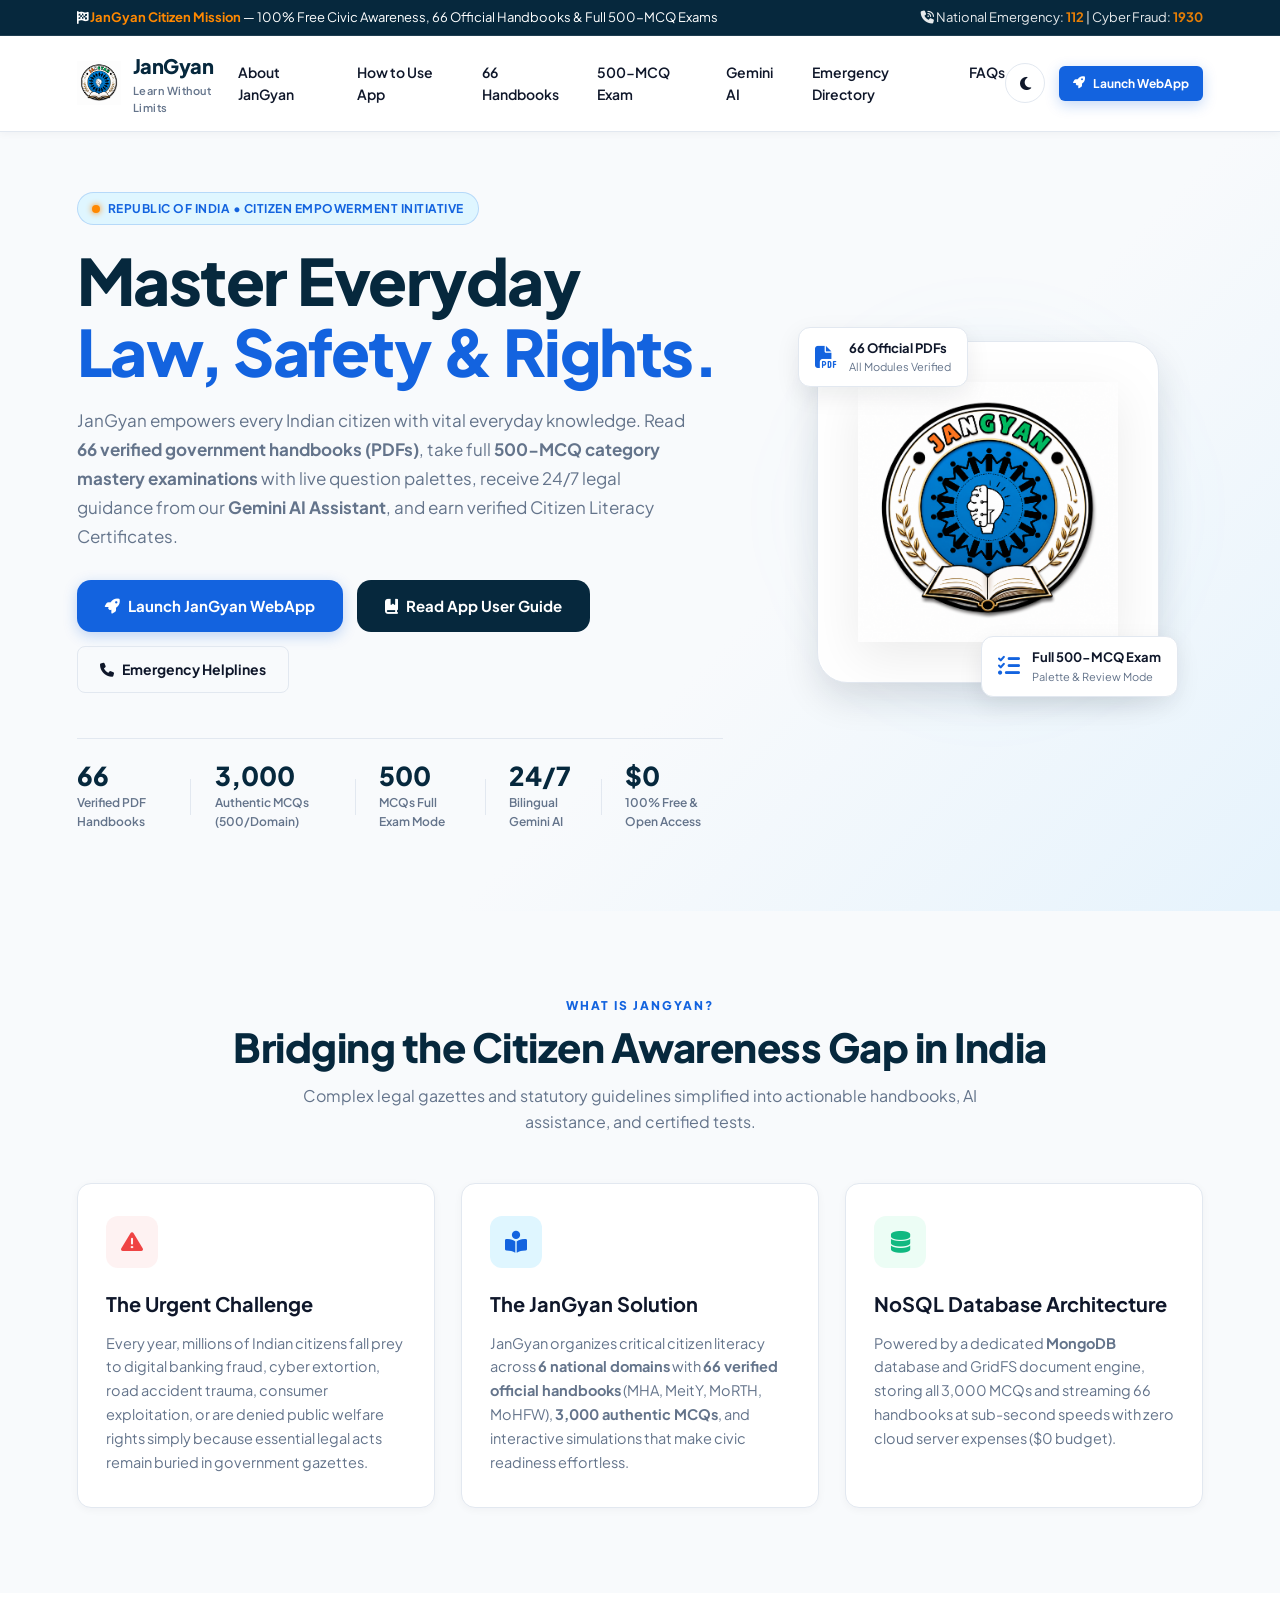
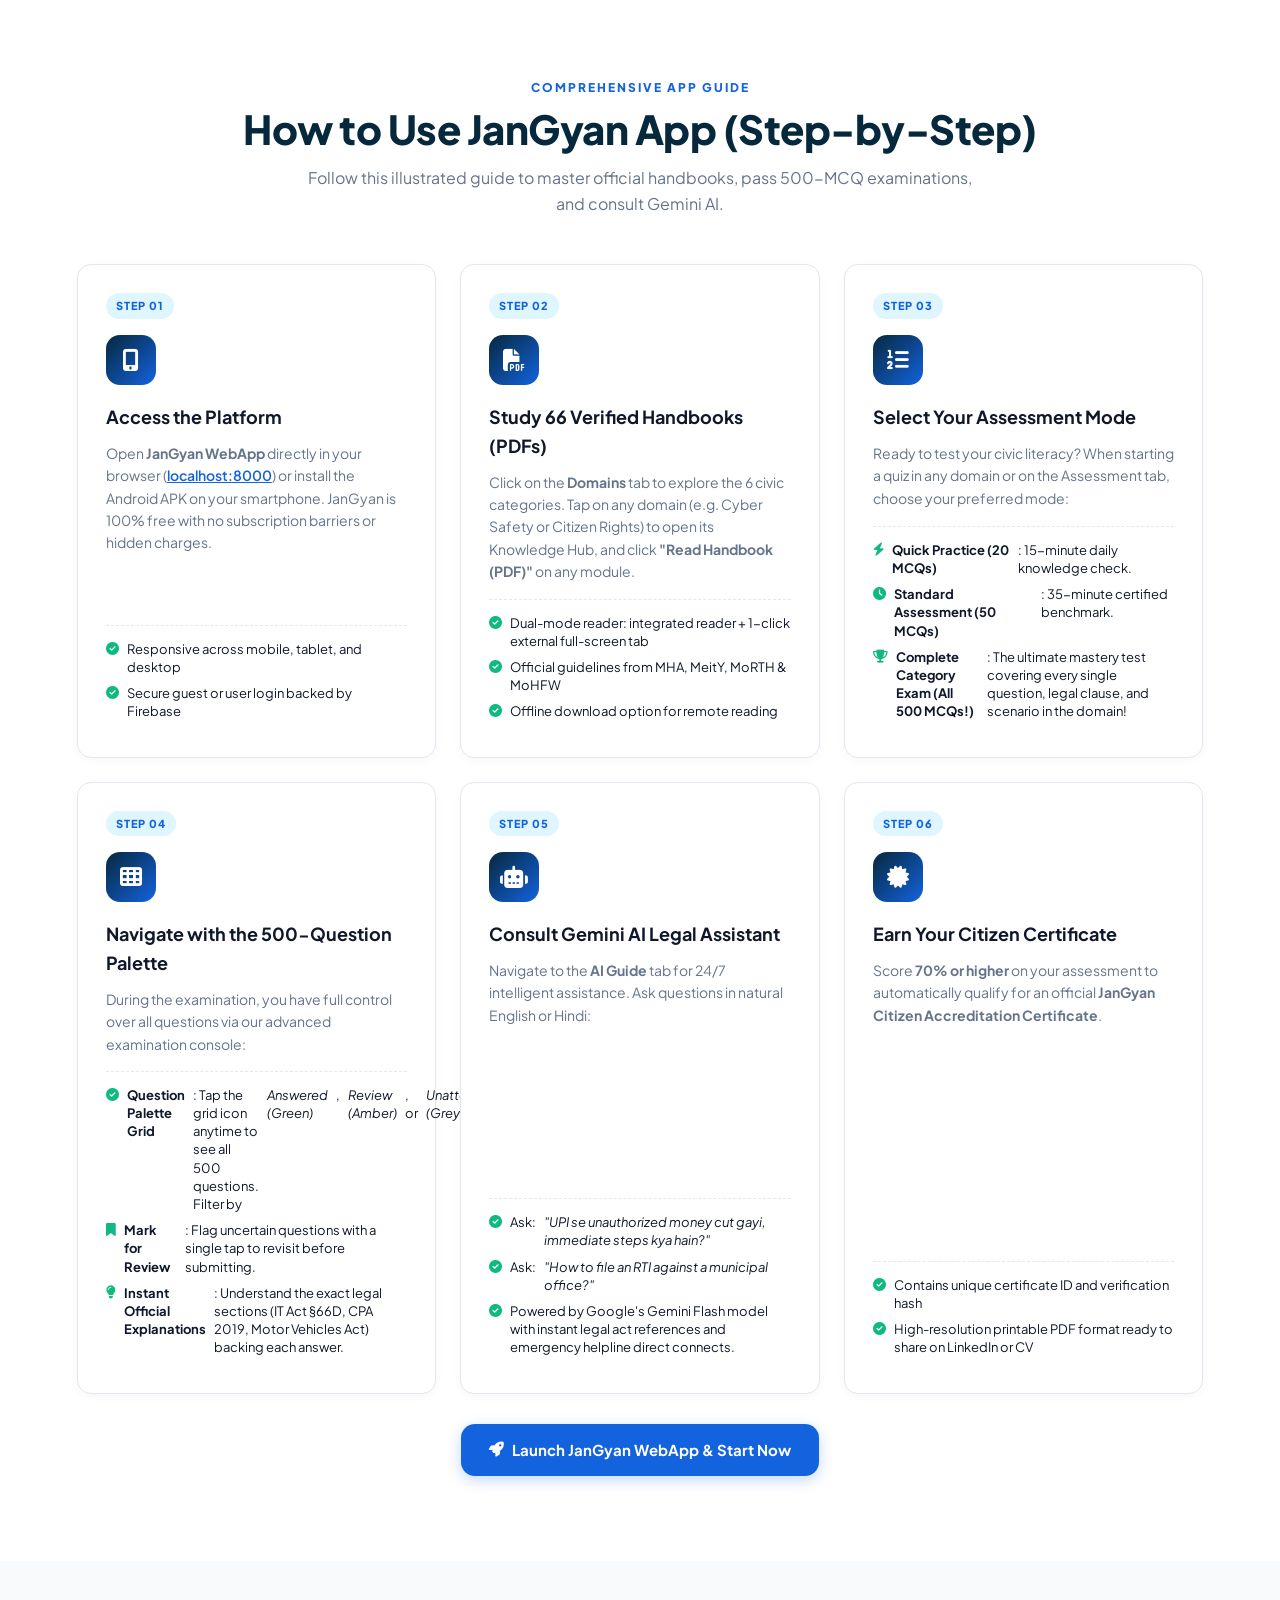
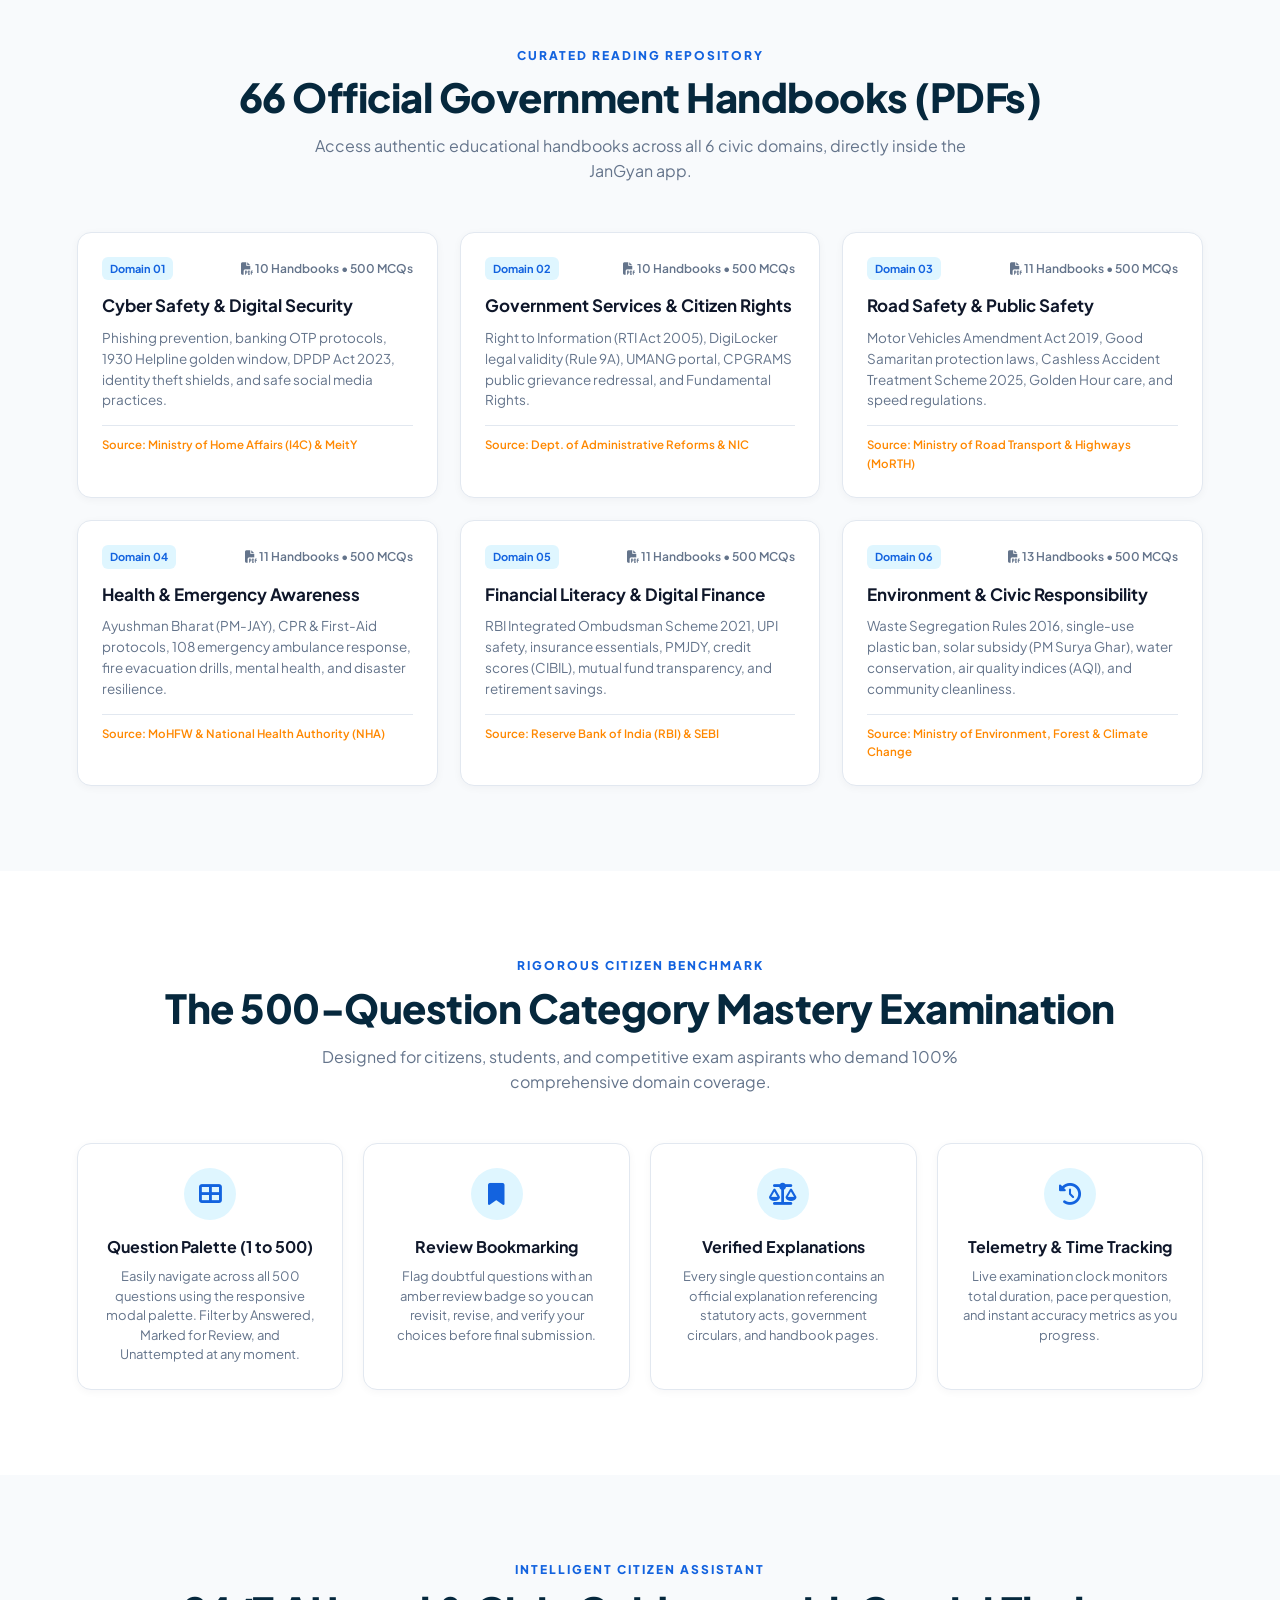
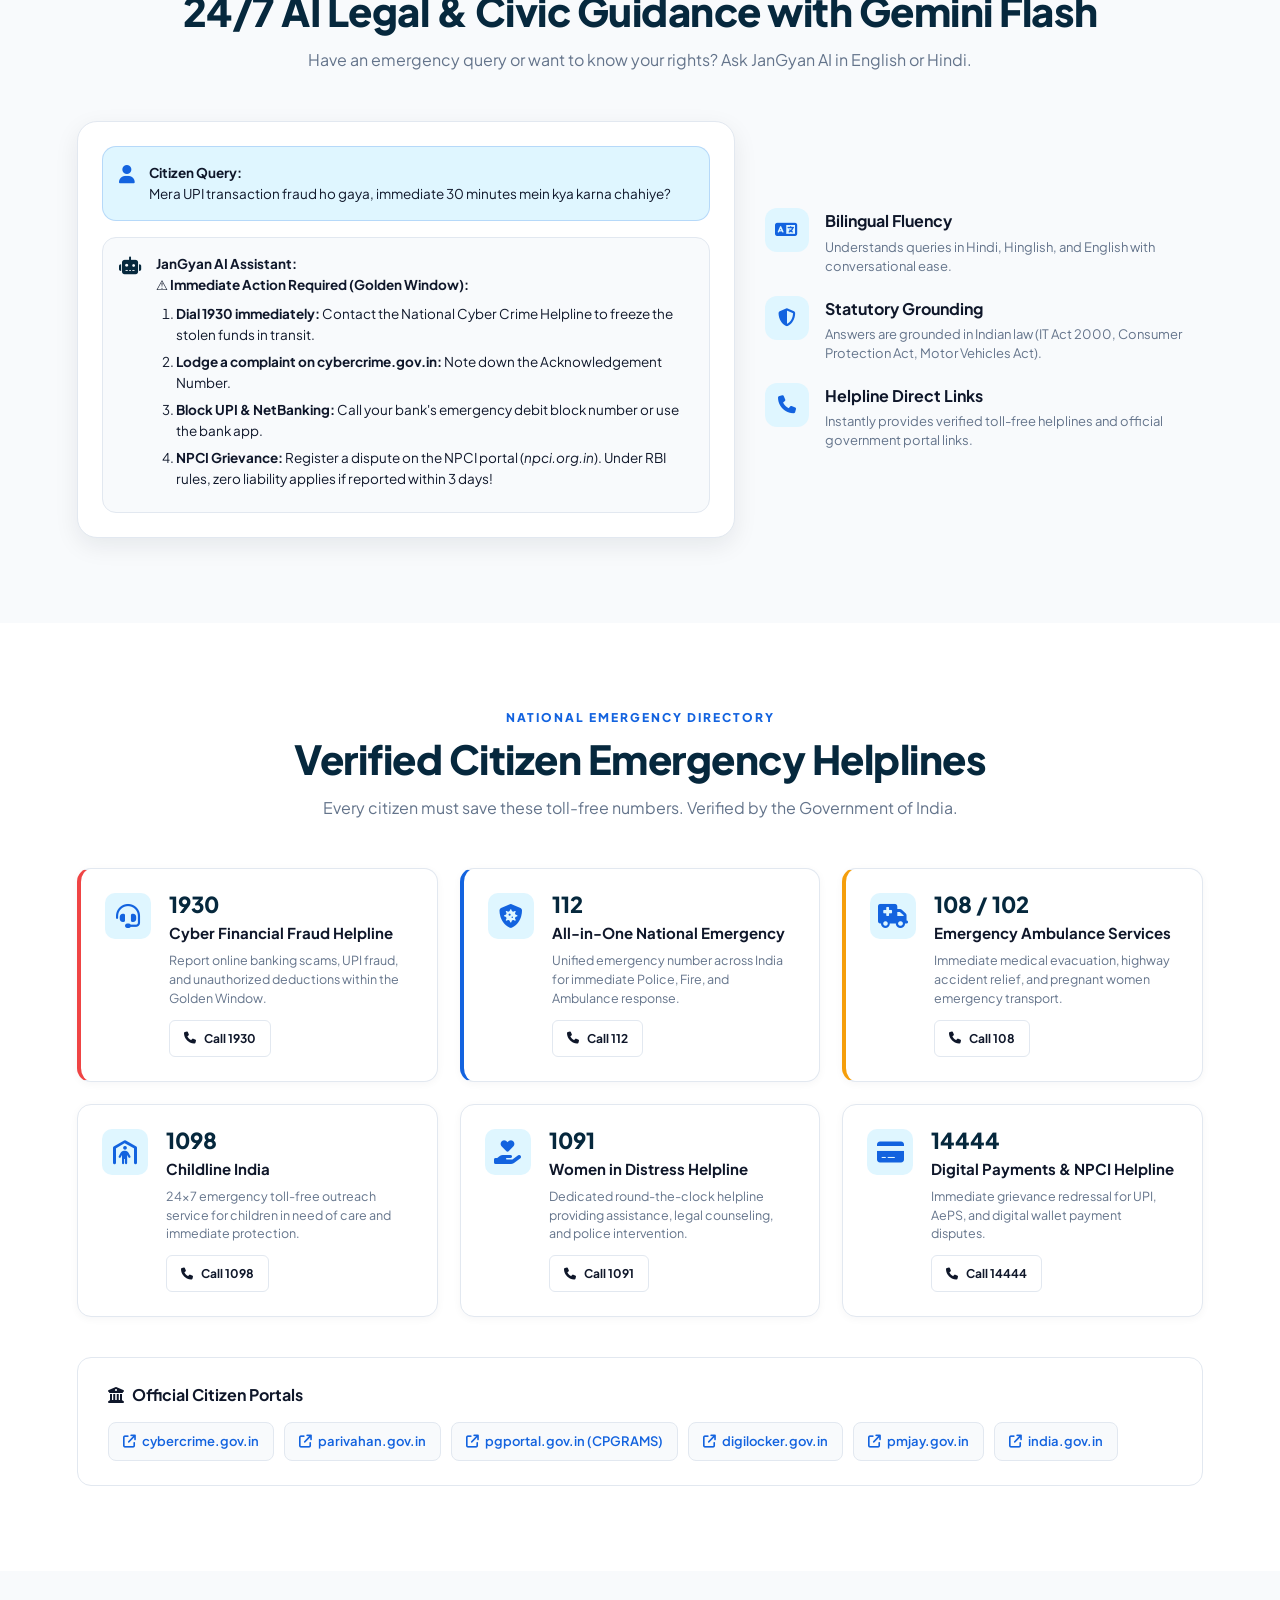
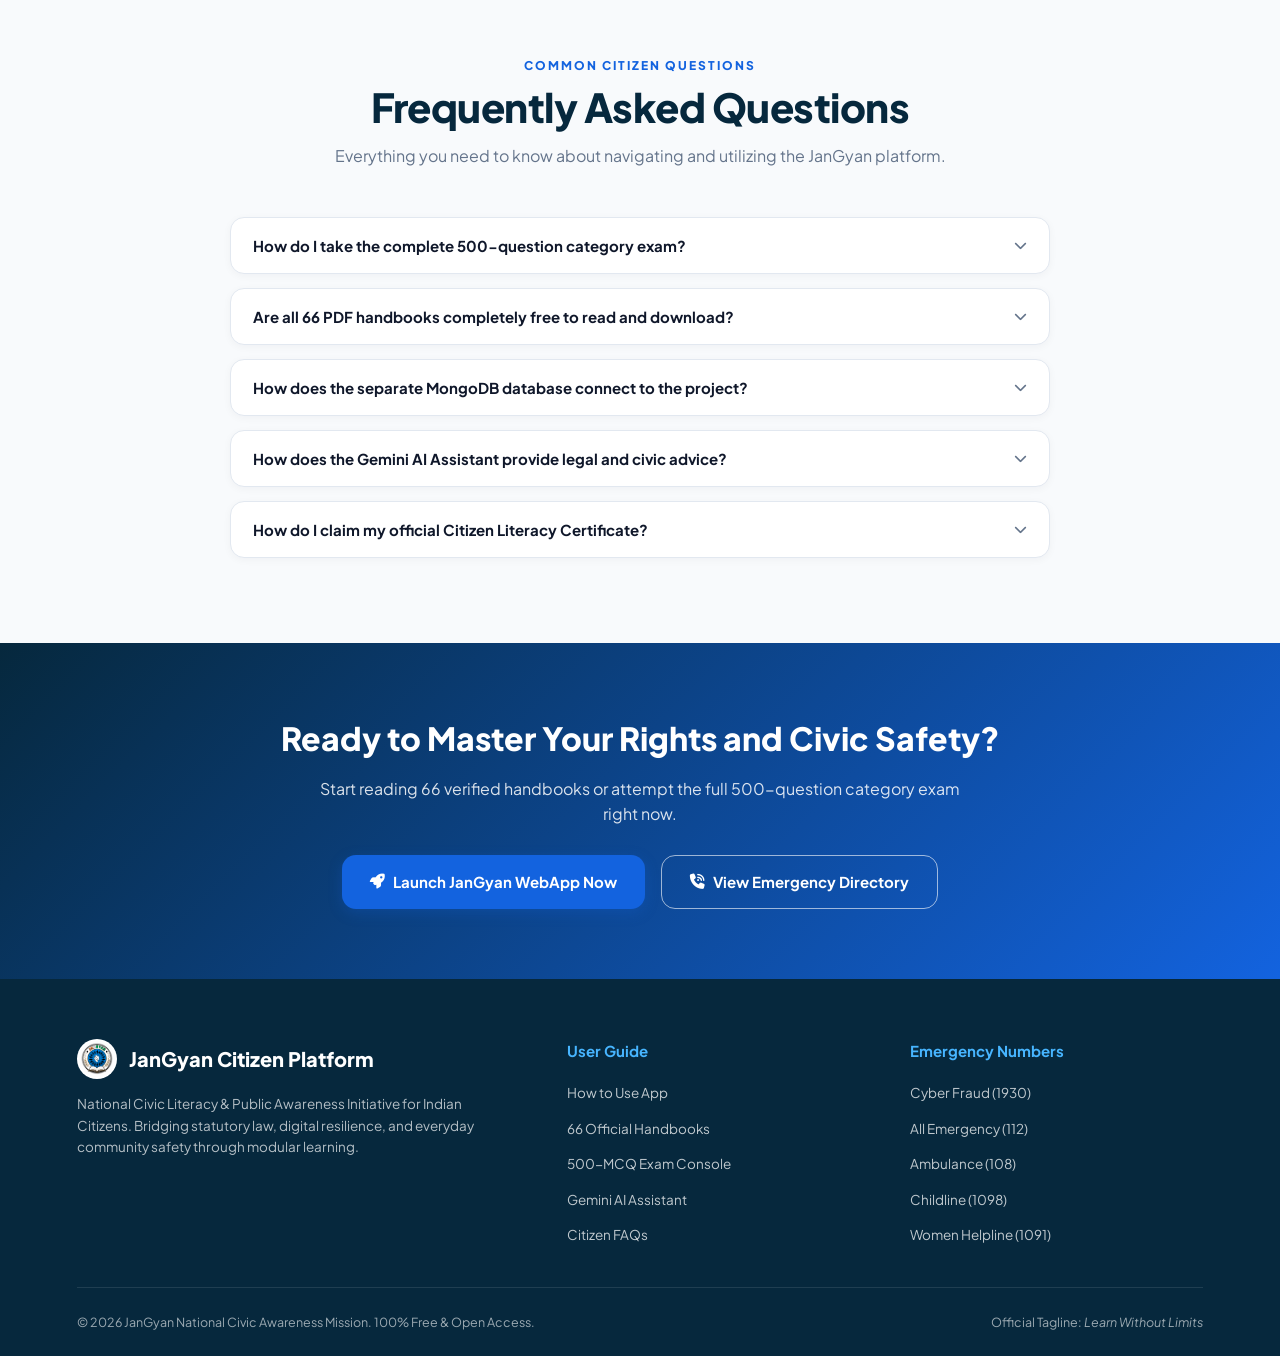
<file: website/index.html>
<!DOCTYPE html>
<html lang="en">
<head>
  <meta charset="UTF-8" />
  <meta name="viewport" content="width=device-width, initial-scale=1.0" />
  <meta name="description" content="JanGyan User Guide & Citizen Literacy Platform. Official documentation on reading 66 verified PDF handbooks, taking full 500-MCQ exams, using Gemini AI assistant, and earning citizen certificates." />
  <title>JanGyan</title>
  
  <!-- Google Fonts -->
  <link rel="preconnect" href="https://fonts.googleapis.com">
  <link rel="preconnect" href="https://fonts.gstatic.com" crossorigin>
  <link href="https://fonts.googleapis.com/css2?family=Plus+Jakarta+Sans:wght@400;500;600;700;800&family=Inter:wght@400;500;600;700&display=swap" rel="stylesheet">
  
  <!-- FontAwesome Icons -->
  <link rel="stylesheet" href="https://cdnjs.cloudflare.com/ajax/libs/font-awesome/6.4.0/css/all.min.css">
  
  <link rel="stylesheet" href="style.css" />
</head>
<body>

  <!-- Top Announcement Bar -->
  <div class="top-bar">
    <div class="top-bar-content">
      <span><i class="fa-solid fa-flag-checkered"></i> <strong>JanGyan Citizen Mission</strong> — 100% Free Civic Awareness, 66 Official Handbooks & Full 500-MCQ Exams</span>
      <div class="top-bar-links">
        <a href="#helplines"><i class="fa-solid fa-phone-volume"></i> National Emergency: <strong>112</strong> | Cyber Fraud: <strong>1930</strong></a>
      </div>
    </div>
  </div>

  <!-- Main Navigation Bar -->
  <header class="navbar" id="navbar">
    <a class="brand" href="#home">
      <img src="assets/logo.png" alt="JanGyan logo" onerror="this.src='JanGyan Logo.png'" />
      <div>
        <strong>JanGyan</strong>
        <span>Learn Without Limits</span>
      </div>
    </a>
    
    <nav class="nav-menu" id="navMenu">
      <a href="#about">About JanGyan</a>
      <a href="#how-to-use">How to Use App</a>
      <a href="#handbooks">66 Handbooks</a>
      <a href="#exam-engine">500-MCQ Exam</a>
      <a href="#ai-assistant">Gemini AI</a>
      <a href="#helplines">Emergency Directory</a>
      <a href="#faqs">FAQs</a>
    </nav>
    
    <div class="nav-actions">
      <button class="theme-toggle" id="themeToggle" title="Toggle Dark/Light Mode" aria-label="Toggle Theme">
        <i class="fa-solid fa-moon"></i>
      </button>
      <a class="btn btn-sm btn-primary" href="http://localhost:8000" target="_blank">
        <i class="fa-solid fa-rocket"></i> Launch WebApp
      </a>
      <button class="mobile-toggle" id="mobileToggle" aria-label="Toggle Navigation Menu">
        <i class="fa-solid fa-bars"></i>
      </button>
    </div>
  </header>

  <main>
    <!-- Hero Section -->
    <section id="home" class="hero">
      <div class="hero-container">
        <div class="hero-copy">
          <div class="badge-pill">
            <span class="badge-dot"></span> Republic of India • Citizen Empowerment Initiative
          </div>
          <h1>Master Everyday <span>Law, Safety & Rights.</span></h1>
          <p class="hero-text">
            JanGyan empowers every Indian citizen with vital everyday knowledge. Read <strong>66 verified government handbooks (PDFs)</strong>, take full <strong>500-MCQ category mastery examinations</strong> with live question palettes, receive 24/7 legal guidance from our <strong>Gemini AI Assistant</strong>, and earn verified Citizen Literacy Certificates.
          </p>
          <div class="hero-actions">
            <a class="btn btn-primary btn-lg" href="http://localhost:8000" target="_blank">
              <i class="fa-solid fa-rocket"></i> Launch JanGyan WebApp
            </a>
            <a class="btn btn-secondary btn-lg" href="#how-to-use">
              <i class="fa-solid fa-book-bookmark"></i> Read App User Guide
            </a>
            <a class="btn btn-outline" href="#helplines">
              <i class="fa-solid fa-phone"></i> Emergency Helplines
            </a>
          </div>
          
          <!-- Key Metrics -->
          <div class="hero-stats">
            <div class="stat-item">
              <strong>66</strong>
              <span>Verified PDF Handbooks</span>
            </div>
            <div class="stat-divider"></div>
            <div class="stat-item">
              <strong>3,000</strong>
              <span>Authentic MCQs (500/Domain)</span>
            </div>
            <div class="stat-divider"></div>
            <div class="stat-item">
              <strong>500</strong>
              <span>MCQs Full Exam Mode</span>
            </div>
            <div class="stat-divider"></div>
            <div class="stat-item">
              <strong>24/7</strong>
              <span>Bilingual Gemini AI</span>
            </div>
            <div class="stat-divider"></div>
            <div class="stat-item">
              <strong>$0</strong>
              <span>100% Free & Open Access</span>
            </div>
          </div>
        </div>
        
        <div class="hero-visual">
          <div class="hero-card-glow"></div>
          <div class="hero-logo-box">
            <img src="assets/logo.png" alt="JanGyan National Civic Portal" class="hero-logo-img" onerror="this.src='JanGyan Logo.png'" />
            <div class="floating-badge badge-top">
              <i class="fa-solid fa-file-pdf"></i>
              <div>
                <strong>66 Official PDFs</strong>
                <span>All Modules Verified</span>
              </div>
            </div>
            <div class="floating-badge badge-bottom">
              <i class="fa-solid fa-list-check"></i>
              <div>
                <strong>Full 500-MCQ Exam</strong>
                <span>Palette & Review Mode</span>
              </div>
            </div>
          </div>
        </div>
      </div>
    </section>

    <!-- About Platform Section -->
    <section id="about" class="section">
      <div class="section-container">
        <div class="section-heading text-center">
          <p class="eyebrow">WHAT IS JANGYAN?</p>
          <h2>Bridging the Citizen Awareness Gap in India</h2>
          <p class="subheading">Complex legal gazettes and statutory guidelines simplified into actionable handbooks, AI assistance, and certified tests.</p>
        </div>
        
        <div class="about-grid">
          <div class="feature-card">
            <div class="feature-icon icon-danger">
              <i class="fa-solid fa-triangle-exclamation"></i>
            </div>
            <h3>The Urgent Challenge</h3>
            <p>Every year, millions of Indian citizens fall prey to digital banking fraud, cyber extortion, road accident trauma, consumer exploitation, or are denied public welfare rights simply because essential legal acts remain buried in government gazettes.</p>
          </div>
          
          <div class="feature-card">
            <div class="feature-icon icon-primary">
              <i class="fa-solid fa-book-open-reader"></i>
            </div>
            <h3>The JanGyan Solution</h3>
            <p>JanGyan organizes critical citizen literacy across <strong>6 national domains</strong> with <strong>66 verified official handbooks</strong> (MHA, MeitY, MoRTH, MoHFW), <strong>3,000 authentic MCQs</strong>, and interactive simulations that make civic readiness effortless.</p>
          </div>
          
          <div class="feature-card">
            <div class="feature-icon icon-success">
              <i class="fa-solid fa-database"></i>
            </div>
            <h3>NoSQL Database Architecture</h3>
            <p>Powered by a dedicated <strong>MongoDB</strong> database and GridFS document engine, storing all 3,000 MCQs and streaming 66 handbooks at sub-second speeds with zero cloud server expenses ($0 budget).</p>
          </div>
        </div>
      </div>
    </section>

    <!-- How to Use Our App: Comprehensive Step-by-Step Guide -->
    <section id="how-to-use" class="section bg-alt">
      <div class="section-container">
        <div class="section-heading text-center">
          <p class="eyebrow">COMPREHENSIVE APP GUIDE</p>
          <h2>How to Use JanGyan App (Step-by-Step)</h2>
          <p class="subheading">Follow this illustrated guide to master official handbooks, pass 500-MCQ examinations, and consult Gemini AI.</p>
        </div>

        <div class="guide-steps-grid">
          <!-- Step 1 -->
          <div class="guide-step-card">
            <div class="step-badge">STEP 01</div>
            <div class="step-icon-box">
              <i class="fa-solid fa-mobile-screen-button"></i>
            </div>
            <h3>Access the Platform</h3>
            <p>Open <strong>JanGyan WebApp</strong> directly in your browser (<a href="http://localhost:8000" target="_blank" class="text-link">localhost:8000</a>) or install the Android APK on your smartphone. JanGyan is 100% free with no subscription barriers or hidden charges.</p>
            <ul class="step-checklist">
              <li><i class="fa-solid fa-circle-check"></i> Responsive across mobile, tablet, and desktop</li>
              <li><i class="fa-solid fa-circle-check"></i> Secure guest or user login backed by Firebase</li>
            </ul>
          </div>

          <!-- Step 2 -->
          <div class="guide-step-card">
            <div class="step-badge">STEP 02</div>
            <div class="step-icon-box">
              <i class="fa-solid fa-file-pdf"></i>
            </div>
            <h3>Study 66 Verified Handbooks (PDFs)</h3>
            <p>Click on the <strong>Domains</strong> tab to explore the 6 civic categories. Tap on any domain (e.g. Cyber Safety or Citizen Rights) to open its Knowledge Hub, and click <strong>"Read Handbook (PDF)"</strong> on any module.</p>
            <ul class="step-checklist">
              <li><i class="fa-solid fa-circle-check"></i> Dual-mode reader: integrated reader + 1-click external full-screen tab</li>
              <li><i class="fa-solid fa-circle-check"></i> Official guidelines from MHA, MeitY, MoRTH & MoHFW</li>
              <li><i class="fa-solid fa-circle-check"></i> Offline download option for remote reading</li>
            </ul>
          </div>

          <!-- Step 3 -->
          <div class="guide-step-card">
            <div class="step-badge">STEP 03</div>
            <div class="step-icon-box">
              <i class="fa-solid fa-list-ol"></i>
            </div>
            <h3>Select Your Assessment Mode</h3>
            <p>Ready to test your civic literacy? When starting a quiz in any domain or on the Assessment tab, choose your preferred mode:</p>
            <ul class="step-checklist">
              <li><i class="fa-solid fa-bolt"></i> <strong>Quick Practice (20 MCQs)</strong>: 15-minute daily knowledge check.</li>
              <li><i class="fa-solid fa-clock"></i> <strong>Standard Assessment (50 MCQs)</strong>: 35-minute certified benchmark.</li>
              <li><i class="fa-solid fa-trophy"></i> <strong>Complete Category Exam (All 500 MCQs!)</strong>: The ultimate mastery test covering every single question, legal clause, and scenario in the domain!</li>
            </ul>
          </div>

          <!-- Step 4 -->
          <div class="guide-step-card">
            <div class="step-badge">STEP 04</div>
            <div class="step-icon-box">
              <i class="fa-solid fa-table-cells"></i>
            </div>
            <h3>Navigate with the 500-Question Palette</h3>
            <p>During the examination, you have full control over all questions via our advanced examination console:</p>
            <ul class="step-checklist">
              <li><i class="fa-solid fa-circle-check"></i> <strong>Question Palette Grid</strong>: Tap the grid icon anytime to see all 500 questions. Filter by <em>Answered (Green)</em>, <em>Review (Amber)</em>, or <em>Unattempted (Grey)</em>.</li>
              <li><i class="fa-solid fa-bookmark"></i> <strong>Mark for Review</strong>: Flag uncertain questions with a single tap to revisit before submitting.</li>
              <li><i class="fa-solid fa-lightbulb"></i> <strong>Instant Official Explanations</strong>: Understand the exact legal sections (IT Act §66D, CPA 2019, Motor Vehicles Act) backing each answer.</li>
            </ul>
          </div>

          <!-- Step 5 -->
          <div class="guide-step-card">
            <div class="step-badge">STEP 05</div>
            <div class="step-icon-box">
              <i class="fa-solid fa-robot"></i>
            </div>
            <h3>Consult Gemini AI Legal Assistant</h3>
            <p>Navigate to the <strong>AI Guide</strong> tab for 24/7 intelligent assistance. Ask questions in natural English or Hindi:</p>
            <ul class="step-checklist">
              <li><i class="fa-solid fa-circle-check"></i> Ask: <em>"UPI se unauthorized money cut gayi, immediate steps kya hain?"</em></li>
              <li><i class="fa-solid fa-circle-check"></i> Ask: <em>"How to file an RTI against a municipal office?"</em></li>
              <li><i class="fa-solid fa-circle-check"></i> Powered by Google's Gemini Flash model with instant legal act references and emergency helpline direct connects.</li>
            </ul>
          </div>

          <!-- Step 6 -->
          <div class="guide-step-card">
            <div class="step-badge">STEP 06</div>
            <div class="step-icon-box">
              <i class="fa-solid fa-certificate"></i>
            </div>
            <h3>Earn Your Citizen Certificate</h3>
            <p>Score <strong>70% or higher</strong> on your assessment to automatically qualify for an official <strong>JanGyan Citizen Accreditation Certificate</strong>.</p>
            <ul class="step-checklist">
              <li><i class="fa-solid fa-circle-check"></i> Contains unique certificate ID and verification hash</li>
              <li><i class="fa-solid fa-circle-check"></i> High-resolution printable PDF format ready to share on LinkedIn or CV</li>
            </ul>
          </div>
        </div>

        <div class="text-center mt-30">
          <a class="btn btn-primary btn-lg" href="http://localhost:8000" target="_blank">
            <i class="fa-solid fa-rocket"></i> Launch JanGyan WebApp & Start Now
          </a>
        </div>
      </div>
    </section>

    <!-- 66 Handbooks Showcase -->
    <section id="handbooks" class="section">
      <div class="section-container">
        <div class="section-heading text-center">
          <p class="eyebrow">CURATED READING REPOSITORY</p>
          <h2>66 Official Government Handbooks (PDFs)</h2>
          <p class="subheading">Access authentic educational handbooks across all 6 civic domains, directly inside the JanGyan app.</p>
        </div>

        <div class="handbook-domains-grid">
          <!-- Domain 1 -->
          <div class="handbook-domain-card">
            <div class="hd-header">
              <span class="hd-badge">Domain 01</span>
              <span class="hd-count"><i class="fa-solid fa-file-pdf"></i> 10 Handbooks • 500 MCQs</span>
            </div>
            <h3>Cyber Safety & Digital Security</h3>
            <p>Phishing prevention, banking OTP protocols, 1930 Helpline golden window, DPDP Act 2023, identity theft shields, and safe social media practices.</p>
            <div class="hd-sources">Source: Ministry of Home Affairs (I4C) & MeitY</div>
          </div>

          <!-- Domain 2 -->
          <div class="handbook-domain-card">
            <div class="hd-header">
              <span class="hd-badge">Domain 02</span>
              <span class="hd-count"><i class="fa-solid fa-file-pdf"></i> 10 Handbooks • 500 MCQs</span>
            </div>
            <h3>Government Services & Citizen Rights</h3>
            <p>Right to Information (RTI Act 2005), DigiLocker legal validity (Rule 9A), UMANG portal, CPGRAMS public grievance redressal, and Fundamental Rights.</p>
            <div class="hd-sources">Source: Dept. of Administrative Reforms & NIC</div>
          </div>

          <!-- Domain 3 -->
          <div class="handbook-domain-card">
            <div class="hd-header">
              <span class="hd-badge">Domain 03</span>
              <span class="hd-count"><i class="fa-solid fa-file-pdf"></i> 11 Handbooks • 500 MCQs</span>
            </div>
            <h3>Road Safety & Public Safety</h3>
            <p>Motor Vehicles Amendment Act 2019, Good Samaritan protection laws, Cashless Accident Treatment Scheme 2025, Golden Hour care, and speed regulations.</p>
            <div class="hd-sources">Source: Ministry of Road Transport & Highways (MoRTH)</div>
          </div>

          <!-- Domain 4 -->
          <div class="handbook-domain-card">
            <div class="hd-header">
              <span class="hd-badge">Domain 04</span>
              <span class="hd-count"><i class="fa-solid fa-file-pdf"></i> 11 Handbooks • 500 MCQs</span>
            </div>
            <h3>Health & Emergency Awareness</h3>
            <p>Ayushman Bharat (PM-JAY), CPR & First-Aid protocols, 108 emergency ambulance response, fire evacuation drills, mental health, and disaster resilience.</p>
            <div class="hd-sources">Source: MoHFW & National Health Authority (NHA)</div>
          </div>

          <!-- Domain 5 -->
          <div class="handbook-domain-card">
            <div class="hd-header">
              <span class="hd-badge">Domain 05</span>
              <span class="hd-count"><i class="fa-solid fa-file-pdf"></i> 11 Handbooks • 500 MCQs</span>
            </div>
            <h3>Financial Literacy & Digital Finance</h3>
            <p>RBI Integrated Ombudsman Scheme 2021, UPI safety, insurance essentials, PMJDY, credit scores (CIBIL), mutual fund transparency, and retirement savings.</p>
            <div class="hd-sources">Source: Reserve Bank of India (RBI) & SEBI</div>
          </div>

          <!-- Domain 6 -->
          <div class="handbook-domain-card">
            <div class="hd-header">
              <span class="hd-badge">Domain 06</span>
              <span class="hd-count"><i class="fa-solid fa-file-pdf"></i> 13 Handbooks • 500 MCQs</span>
            </div>
            <h3>Environment & Civic Responsibility</h3>
            <p>Waste Segregation Rules 2016, single-use plastic ban, solar subsidy (PM Surya Ghar), water conservation, air quality indices (AQI), and community cleanliness.</p>
            <div class="hd-sources">Source: Ministry of Environment, Forest & Climate Change</div>
          </div>
        </div>
      </div>
    </section>

    <!-- Full 500-MCQ Exam Engine Highlight -->
    <section id="exam-engine" class="section bg-alt">
      <div class="section-container">
        <div class="section-heading text-center">
          <p class="eyebrow">RIGOROUS CITIZEN BENCHMARK</p>
          <h2>The 500-Question Category Mastery Examination</h2>
          <p class="subheading">Designed for citizens, students, and competitive exam aspirants who demand 100% comprehensive domain coverage.</p>
        </div>

        <div class="exam-features-row">
          <div class="exam-card">
            <div class="exam-icon"><i class="fa-solid fa-table-cells-large"></i></div>
            <h4>Question Palette (1 to 500)</h4>
            <p>Easily navigate across all 500 questions using the responsive modal palette. Filter by Answered, Marked for Review, and Unattempted at any moment.</p>
          </div>

          <div class="exam-card">
            <div class="exam-icon"><i class="fa-solid fa-bookmark"></i></div>
            <h4>Review Bookmarking</h4>
            <p>Flag doubtful questions with an amber review badge so you can revisit, revise, and verify your choices before final submission.</p>
          </div>

          <div class="exam-card">
            <div class="exam-icon"><i class="fa-solid fa-scale-balanced"></i></div>
            <h4>Verified Explanations</h4>
            <p>Every single question contains an official explanation referencing statutory acts, government circulars, and handbook pages.</p>
          </div>

          <div class="exam-card">
            <div class="exam-icon"><i class="fa-solid fa-clock-rotate-left"></i></div>
            <h4>Telemetry & Time Tracking</h4>
            <p>Live examination clock monitors total duration, pace per question, and instant accuracy metrics as you progress.</p>
          </div>
        </div>
      </div>
    </section>

    <!-- Gemini AI Assistant Showcase -->
    <section id="ai-assistant" class="section">
      <div class="section-container">
        <div class="section-heading text-center">
          <p class="eyebrow">INTELLIGENT CITIZEN ASSISTANT</p>
          <h2>24/7 AI Legal & Civic Guidance with Gemini Flash</h2>
          <p class="subheading">Have an emergency query or want to know your rights? Ask JanGyan AI in English or Hindi.</p>
        </div>

        <div class="ai-showcase-box">
          <div class="ai-sample-chat">
            <div class="chat-bubble user-bubble">
              <i class="fa-solid fa-user"></i>
              <div>
                <strong>Citizen Query:</strong>
                <p>Mera UPI transaction fraud ho gaya, immediate 30 minutes mein kya karna chahiye?</p>
              </div>
            </div>

            <div class="chat-bubble ai-bubble">
              <i class="fa-solid fa-robot"></i>
              <div>
                <strong>JanGyan AI Assistant:</strong>
                <p>⚠️ <strong>Immediate Action Required (Golden Window):</strong></p>
                <ol>
                  <li><strong>Dial 1930 immediately:</strong> Contact the National Cyber Crime Helpline to freeze the stolen funds in transit.</li>
                  <li><strong>Lodge a complaint on cybercrime.gov.in:</strong> Note down the Acknowledgement Number.</li>
                  <li><strong>Block UPI & NetBanking:</strong> Call your bank's emergency debit block number or use the bank app.</li>
                  <li><strong>NPCI Grievance:</strong> Register a dispute on the NPCI portal (<em>npci.org.in</em>). Under RBI rules, zero liability applies if reported within 3 days!</li>
                </ol>
              </div>
            </div>
          </div>

          <div class="ai-features-list">
            <div class="ai-feat-item">
              <i class="fa-solid fa-language"></i>
              <div>
                <h4>Bilingual Fluency</h4>
                <p>Understands queries in Hindi, Hinglish, and English with conversational ease.</p>
              </div>
            </div>
            <div class="ai-feat-item">
              <i class="fa-solid fa-shield-halved"></i>
              <div>
                <h4>Statutory Grounding</h4>
                <p>Answers are grounded in Indian law (IT Act 2000, Consumer Protection Act, Motor Vehicles Act).</p>
              </div>
            </div>
            <div class="ai-feat-item">
              <i class="fa-solid fa-phone"></i>
              <div>
                <h4>Helpline Direct Links</h4>
                <p>Instantly provides verified toll-free helplines and official government portal links.</p>
              </div>
            </div>
          </div>
        </div>
      </div>
    </section>

    <!-- National Helplines Directory -->
    <section id="helplines" class="section bg-alt">
      <div class="section-container">
        <div class="section-heading text-center">
          <p class="eyebrow">NATIONAL EMERGENCY DIRECTORY</p>
          <h2>Verified Citizen Emergency Helplines</h2>
          <p class="subheading">Every citizen must save these toll-free numbers. Verified by the Government of India.</p>
        </div>

        <div class="helplines-grid">
          <div class="helpline-card highlight-danger">
            <div class="helpline-icon"><i class="fa-solid fa-headset"></i></div>
            <div class="helpline-info">
              <span class="helpline-num">1930</span>
              <h4>Cyber Financial Fraud Helpline</h4>
              <p>Report online banking scams, UPI fraud, and unauthorized deductions within the Golden Window.</p>
              <a href="tel:1930" class="btn btn-sm btn-outline"><i class="fa-solid fa-phone"></i> Call 1930</a>
            </div>
          </div>

          <div class="helpline-card highlight-primary">
            <div class="helpline-icon"><i class="fa-solid fa-shield-virus"></i></div>
            <div class="helpline-info">
              <span class="helpline-num">112</span>
              <h4>All-in-One National Emergency</h4>
              <p>Unified emergency number across India for immediate Police, Fire, and Ambulance response.</p>
              <a href="tel:112" class="btn btn-sm btn-outline"><i class="fa-solid fa-phone"></i> Call 112</a>
            </div>
          </div>

          <div class="helpline-card highlight-warning">
            <div class="helpline-icon"><i class="fa-solid fa-truck-medical"></i></div>
            <div class="helpline-info">
              <span class="helpline-num">108 / 102</span>
              <h4>Emergency Ambulance Services</h4>
              <p>Immediate medical evacuation, highway accident relief, and pregnant women emergency transport.</p>
              <a href="tel:108" class="btn btn-sm btn-outline"><i class="fa-solid fa-phone"></i> Call 108</a>
            </div>
          </div>

          <div class="helpline-card">
            <div class="helpline-icon"><i class="fa-solid fa-person-shelter"></i></div>
            <div class="helpline-info">
              <span class="helpline-num">1098</span>
              <h4>Childline India</h4>
              <p>24x7 emergency toll-free outreach service for children in need of care and immediate protection.</p>
              <a href="tel:1098" class="btn btn-sm btn-outline"><i class="fa-solid fa-phone"></i> Call 1098</a>
            </div>
          </div>

          <div class="helpline-card">
            <div class="helpline-icon"><i class="fa-solid fa-hand-holding-heart"></i></div>
            <div class="helpline-info">
              <span class="helpline-num">1091</span>
              <h4>Women in Distress Helpline</h4>
              <p>Dedicated round-the-clock helpline providing assistance, legal counseling, and police intervention.</p>
              <a href="tel:1091" class="btn btn-sm btn-outline"><i class="fa-solid fa-phone"></i> Call 1091</a>
            </div>
          </div>

          <div class="helpline-card">
            <div class="helpline-icon"><i class="fa-solid fa-credit-card"></i></div>
            <div class="helpline-info">
              <span class="helpline-num">14444</span>
              <h4>Digital Payments & NPCI Helpline</h4>
              <p>Immediate grievance redressal for UPI, AePS, and digital wallet payment disputes.</p>
              <a href="tel:14444" class="btn btn-sm btn-outline"><i class="fa-solid fa-phone"></i> Call 14444</a>
            </div>
          </div>
        </div>

        <!-- Official Citizen Portals Quick Links -->
        <div class="official-portals-box">
          <h3><i class="fa-solid fa-building-columns"></i> Official Citizen Portals</h3>
          <div class="portal-badges">
            <a href="https://cybercrime.gov.in" target="_blank" class="portal-badge"><i class="fa-solid fa-arrow-up-right-from-square"></i> cybercrime.gov.in</a>
            <a href="https://parivahan.gov.in" target="_blank" class="portal-badge"><i class="fa-solid fa-arrow-up-right-from-square"></i> parivahan.gov.in</a>
            <a href="https://pgportal.gov.in" target="_blank" class="portal-badge"><i class="fa-solid fa-arrow-up-right-from-square"></i> pgportal.gov.in (CPGRAMS)</a>
            <a href="https://www.digilocker.gov.in" target="_blank" class="portal-badge"><i class="fa-solid fa-arrow-up-right-from-square"></i> digilocker.gov.in</a>
            <a href="https://pmjay.gov.in" target="_blank" class="portal-badge"><i class="fa-solid fa-arrow-up-right-from-square"></i> pmjay.gov.in</a>
            <a href="https://services.india.gov.in" target="_blank" class="portal-badge"><i class="fa-solid fa-arrow-up-right-from-square"></i> india.gov.in</a>
          </div>
        </div>
      </div>
    </section>

    <!-- Citizen FAQs Accordion Section -->
    <section id="faqs" class="section">
      <div class="section-container">
        <div class="section-heading text-center">
          <p class="eyebrow">COMMON CITIZEN QUESTIONS</p>
          <h2>Frequently Asked Questions</h2>
          <p class="subheading">Everything you need to know about navigating and utilizing the JanGyan platform.</p>
        </div>

        <div class="faq-accordion-list">
          <!-- FAQ 1 -->
          <div class="faq-item">
            <button class="faq-question">
              <span>How do I take the complete 500-question category exam?</span>
              <i class="fa-solid fa-chevron-down"></i>
            </button>
            <div class="faq-answer">
              <p>Navigate to either the <strong>Domains</strong> tab (click "Take Quiz" on any domain) or the <strong>Assessment</strong> tab in the app. Select the option <strong>"Complete Category Exam (All 500 MCQs!)"</strong>. The app will load the entire authentic 500-question bank with the 500-item Question Palette and review bookmarks.</p>
            </div>
          </div>

          <!-- FAQ 2 -->
          <div class="faq-item">
            <button class="faq-question">
              <span>Are all 66 PDF handbooks completely free to read and download?</span>
              <i class="fa-solid fa-chevron-down"></i>
            </button>
            <div class="faq-answer">
              <p>Yes, 100%! All 66 handbooks are official civic guidelines collated from ministries of the Government of India. They are hosted locally and streamed from our MongoDB database, and can be read inside the app or downloaded without any fees.</p>
            </div>
          </div>

          <!-- FAQ 3 -->
          <div class="faq-item">
            <button class="faq-question">
              <span>How does the separate MongoDB database connect to the project?</span>
              <i class="fa-solid fa-chevron-down"></i>
            </button>
            <div class="faq-answer">
              <p>We created a dedicated MongoDB database with GridFS binary document storage. All 3,000 MCQs and 66 PDF handbooks are stored in MongoDB. A lightweight Python backend API (<code>backend/mongodb_api.py</code>) running on port 5001 serves these collections via high-speed REST endpoints, with seamless fallback to local assets.</p>
            </div>
          </div>

          <!-- FAQ 4 -->
          <div class="faq-item">
            <button class="faq-question">
              <span>How does the Gemini AI Assistant provide legal and civic advice?</span>
              <i class="fa-solid fa-chevron-down"></i>
            </button>
            <div class="faq-answer">
              <p>The AI Assistant utilizes Google's state-of-the-art <code>gemini-flash-lite-latest</code> model, engineered specifically with instructions on Indian statutory law (IT Act 2000, Motor Vehicles Act 2019, Consumer Protection Act 2019, RTI Act 2005). It answers in both English and Hindi and provides direct helplines.</p>
            </div>
          </div>

          <!-- FAQ 5 -->
          <div class="faq-item">
            <button class="faq-question">
              <span>How do I claim my official Citizen Literacy Certificate?</span>
              <i class="fa-solid fa-chevron-down"></i>
            </button>
            <div class="faq-answer">
              <p>Complete any assessment with an accuracy score of 70% or higher. On the results screen, tap <strong>"View Certificate"</strong> or <strong>"Print Certificate"</strong> to generate your high-resolution certificate with your name and unique verification ID.</p>
            </div>
          </div>
        </div>
      </div>
    </section>

    <!-- Final Call to Action Banner -->
    <section class="section cta-section">
      <div class="section-container text-center">
        <h2>Ready to Master Your Rights and Civic Safety?</h2>
        <p class="cta-subtitle">Start reading 66 verified handbooks or attempt the full 500-question category exam right now.</p>
        <div class="cta-actions">
          <a class="btn btn-primary btn-lg" href="http://localhost:8000" target="_blank">
            <i class="fa-solid fa-rocket"></i> Launch JanGyan WebApp Now
          </a>
          <a class="btn btn-outline btn-lg" href="#helplines">
            <i class="fa-solid fa-phone-volume"></i> View Emergency Directory
          </a>
        </div>
      </div>
    </section>
  </main>

  <!-- Footer -->
  <footer class="footer">
    <div class="footer-container">
      <div class="footer-brand">
        <div class="brand-line">
          <img src="assets/logo.png" alt="JanGyan logo" onerror="this.src='JanGyan Logo.png'" />
          <strong>JanGyan Citizen Platform</strong>
        </div>
        <p>National Civic Literacy & Public Awareness Initiative for Indian Citizens. Bridging statutory law, digital resilience, and everyday community safety through modular learning.</p>
      </div>

      <div class="footer-nav">
        <h4>User Guide</h4>
        <ul>
          <li><a href="#how-to-use">How to Use App</a></li>
          <li><a href="#handbooks">66 Official Handbooks</a></li>
          <li><a href="#exam-engine">500-MCQ Exam Console</a></li>
          <li><a href="#ai-assistant">Gemini AI Assistant</a></li>
          <li><a href="#faqs">Citizen FAQs</a></li>
        </ul>
      </div>

      <div class="footer-nav">
        <h4>Emergency Numbers</h4>
        <ul>
          <li><a href="tel:1930">Cyber Fraud (1930)</a></li>
          <li><a href="tel:112">All Emergency (112)</a></li>
          <li><a href="tel:108">Ambulance (108)</a></li>
          <li><a href="tel:1098">Childline (1098)</a></li>
          <li><a href="tel:1091">Women Helpline (1091)</a></li>
        </ul>
      </div>
    </div>

    <div class="footer-bottom">
      <p>© 2026 JanGyan National Civic Awareness Mission. 100% Free & Open Access.</p>
      <p>Official Tagline: <em>Learn Without Limits</em></p>
    </div>
  </footer>

  <script>
    // Theme toggle
    const themeToggle = document.getElementById('themeToggle');
    if (themeToggle) {
      themeToggle.addEventListener('click', () => {
        const isDark = document.body.getAttribute('data-theme') === 'dark';
        if (isDark) {
          document.body.removeAttribute('data-theme');
          themeToggle.innerHTML = '<i class="fa-solid fa-moon"></i>';
        } else {
          document.body.setAttribute('data-theme', 'dark');
          themeToggle.innerHTML = '<i class="fa-solid fa-sun"></i>';
        }
      });
    }

    // Mobile nav toggle
    const mobileToggle = document.getElementById('mobileToggle');
    const navMenu = document.getElementById('navMenu');
    if (mobileToggle && navMenu) {
      mobileToggle.addEventListener('click', () => {
        navMenu.classList.toggle('mobile-open');
      });
    }

    // FAQ Accordion
    document.querySelectorAll('.faq-question').forEach(button => {
      button.addEventListener('click', () => {
        const item = button.parentElement;
        item.classList.toggle('active');
        const icon = button.querySelector('i');
        if (item.classList.contains('active')) {
          icon.className = 'fa-solid fa-chevron-up';
        } else {
          icon.className = 'fa-solid fa-chevron-down';
        }
      });
    });
  </script>
</body>
</html>
</file>
<file: website/style.css>
:root {
  --primary: #06283D;
  --primary-light: #0B3B5B;
  --secondary: #1363DF;
  --accent: #47B5FF;
  --saffron: #FF8800;
  --light-bg: #DFF6FF;
  --bg: #F8FAFC;
  --surface: #FFFFFF;
  --text: #0F172A;
  --text-muted: #64748B;
  --border: #E2E8F0;
  --success: #10B981;
  --success-bg: #ECFDF5;
  --danger: #EF4444;
  --danger-bg: #FEF2F2;
  --warning: #F59E0B;
  --warning-bg: #FFFBEB;
  --radius-sm: 8px;
  --radius-md: 14px;
  --radius-lg: 20px;
  --shadow-sm: 0 2px 8px rgba(15, 23, 42, 0.04);
  --shadow-md: 0 8px 24px rgba(15, 23, 42, 0.08);
  --shadow-lg: 0 16px 36px rgba(15, 23, 42, 0.12);
  --font-main: 'Plus Jakarta Sans', system-ui, -apple-system, sans-serif;
}

[data-theme="dark"] {
  --primary: #0B192C;
  --primary-light: #1E3E62;
  --secondary: #47B5FF;
  --accent: #2563EB;
  --light-bg: #1E293B;
  --bg: #0B132B;
  --surface: #1C2541;
  --text: #F1F5F9;
  --text-muted: #94A3B8;
  --border: #334155;
  --shadow-sm: 0 2px 8px rgba(0, 0, 0, 0.2);
  --shadow-md: 0 8px 24px rgba(0, 0, 0, 0.3);
  --shadow-lg: 0 16px 36px rgba(0, 0, 0, 0.4);
}

* {
  box-sizing: border-box;
  margin: 0;
  padding: 0;
}

html {
  scroll-behavior: smooth;
  font-size: 16px;
}

body {
  font-family: var(--font-main);
  background-color: var(--bg);
  color: var(--text);
  line-height: 1.6;
  transition: background-color 0.3s ease, color 0.3s ease;
}

a {
  color: inherit;
  text-decoration: none;
}

/* Top Bar */
.top-bar {
  background: var(--primary);
  color: #FFFFFF;
  padding: 7px 6%;
  font-size: 13px;
  border-bottom: 1px solid rgba(255, 255, 255, 0.1);
}

.top-bar-content {
  display: flex;
  justify-content: space-between;
  align-items: center;
  max-width: 1280px;
  margin: 0 auto;
}

.top-bar strong {
  color: var(--saffron);
}

.top-bar-links a {
  color: #FFFFFF;
  opacity: 0.9;
  transition: opacity 0.2s;
}

.top-bar-links a:hover {
  opacity: 1;
}

/* Navbar */
.navbar {
  position: sticky;
  top: 0;
  z-index: 100;
  display: flex;
  justify-content: space-between;
  align-items: center;
  padding: 14px 6%;
  background: var(--surface);
  border-bottom: 1px solid var(--border);
  box-shadow: var(--shadow-sm);
  transition: background-color 0.3s ease, border-color 0.3s ease;
}

.brand {
  display: flex;
  align-items: center;
  gap: 12px;
}

.brand img {
  width: 44px;
  height: 44px;
  object-fit: contain;
}

.brand strong {
  font-size: 20px;
  font-weight: 800;
  color: var(--primary);
  display: block;
  letter-spacing: -0.5px;
}

[data-theme="dark"] .brand strong {
  color: #FFFFFF;
}

.brand span {
  font-size: 11px;
  color: var(--text-muted);
  display: block;
  font-weight: 600;
  letter-spacing: 0.5px;
}

.nav-menu {
  display: flex;
  gap: 28px;
  font-size: 14px;
  font-weight: 600;
}

.nav-menu a {
  color: var(--text);
  transition: color 0.2s;
  padding: 6px 0;
  position: relative;
}

.nav-menu a:hover {
  color: var(--secondary);
}

.nav-actions {
  display: flex;
  align-items: center;
  gap: 14px;
}

.theme-toggle, .btn-icon, .mobile-toggle {
  background: transparent;
  border: 1px solid var(--border);
  color: var(--text);
  width: 40px;
  height: 40px;
  border-radius: 50%;
  cursor: pointer;
  display: flex;
  align-items: center;
  justify-content: center;
  font-size: 15px;
  transition: all 0.2s;
}

.theme-toggle:hover, .btn-icon:hover {
  background: var(--light-bg);
  color: var(--secondary);
  border-color: var(--secondary);
}

.mobile-toggle {
  display: none;
}

/* Buttons */
.btn {
  display: inline-flex;
  align-items: center;
  justify-content: center;
  gap: 8px;
  padding: 11px 22px;
  border-radius: var(--radius-sm);
  font-size: 14px;
  font-weight: 700;
  cursor: pointer;
  border: none;
  font-family: inherit;
  transition: all 0.2s ease;
  white-space: nowrap;
}

.btn-sm {
  padding: 8px 14px;
  font-size: 12px;
  border-radius: 6px;
}

.btn-lg {
  padding: 14px 28px;
  font-size: 15px;
  border-radius: var(--radius-md);
}

.btn-primary {
  background: var(--secondary);
  color: #FFFFFF;
  box-shadow: 0 4px 14px rgba(19, 99, 223, 0.25);
}

.btn-primary:hover {
  background: #0B4EB5;
  transform: translateY(-1px);
}

.btn-secondary {
  background: var(--primary);
  color: #FFFFFF;
}

.btn-secondary:hover {
  background: var(--primary-light);
  transform: translateY(-1px);
}

.btn-outline {
  background: transparent;
  border: 1.5px solid var(--border);
  color: var(--text);
}

.btn-outline:hover {
  border-color: var(--secondary);
  color: var(--secondary);
  background: var(--light-bg);
}

/* Hero Section */
.hero {
  padding: 60px 6% 80px;
  background: linear-gradient(135deg, var(--bg) 60%, rgba(71, 181, 255, 0.1));
  position: relative;
  overflow: hidden;
}

.hero-container {
  max-width: 1280px;
  margin: 0 auto;
  display: grid;
  grid-template-columns: 1.2fr 0.8fr;
  align-items: center;
  gap: 50px;
}

.badge-pill {
  display: inline-flex;
  align-items: center;
  gap: 8px;
  background: var(--light-bg);
  color: var(--secondary);
  padding: 6px 14px;
  border-radius: 999px;
  font-size: 12px;
  font-weight: 700;
  letter-spacing: 0.5px;
  text-transform: uppercase;
  margin-bottom: 20px;
  border: 1px solid rgba(19, 99, 223, 0.2);
}

.badge-dot {
  width: 8px;
  height: 8px;
  background: var(--saffron);
  border-radius: 50%;
  display: inline-block;
  box-shadow: 0 0 6px var(--saffron);
}

.hero h1 {
  font-size: clamp(38px, 5.2vw, 64px);
  font-weight: 800;
  line-height: 1.1;
  letter-spacing: -1.5px;
  color: var(--primary);
  margin-bottom: 20px;
}

[data-theme="dark"] .hero h1 {
  color: #FFFFFF;
}

.hero h1 span {
  color: var(--secondary);
}

.hero-text {
  font-size: 17px;
  color: var(--text-muted);
  max-width: 620px;
  line-height: 1.7;
  margin-bottom: 30px;
}

.hero-actions {
  display: flex;
  gap: 14px;
  flex-wrap: wrap;
  margin-bottom: 45px;
}

.hero-stats {
  display: flex;
  align-items: center;
  gap: 24px;
  padding-top: 24px;
  border-top: 1px solid var(--border);
}

.stat-item {
  display: flex;
  flex-direction: column;
}

.stat-item strong {
  font-size: 26px;
  font-weight: 800;
  color: var(--primary);
  line-height: 1;
}

[data-theme="dark"] .stat-item strong {
  color: var(--accent);
}

.stat-item span {
  font-size: 12px;
  color: var(--text-muted);
  margin-top: 4px;
  font-weight: 600;
}

.stat-divider {
  width: 1px;
  height: 36px;
  background: var(--border);
}

/* Hero Visual */
.hero-visual {
  position: relative;
  display: flex;
  justify-content: center;
  align-items: center;
}

.hero-card-glow {
  position: absolute;
  width: 380px;
  height: 380px;
  background: radial-gradient(circle, rgba(71, 181, 255, 0.25) 0%, rgba(71, 181, 255, 0) 70%);
  border-radius: 50%;
  filter: blur(40px);
  z-index: 1;
}

.hero-logo-box {
  position: relative;
  z-index: 2;
  background: var(--surface);
  border: 1px solid var(--border);
  border-radius: 30px;
  padding: 40px;
  box-shadow: var(--shadow-lg);
  display: flex;
  justify-content: center;
  align-items: center;
}

.hero-logo-img {
  width: min(260px, 60vw);
  height: auto;
  object-fit: contain;
  filter: drop-shadow(0 15px 25px rgba(0, 0, 0, 0.08));
}

.floating-badge {
  position: absolute;
  background: var(--surface);
  border: 1px solid var(--border);
  padding: 10px 16px;
  border-radius: 12px;
  box-shadow: var(--shadow-md);
  display: flex;
  align-items: center;
  gap: 12px;
  font-size: 12px;
  z-index: 3;
}

.floating-badge i {
  font-size: 22px;
  color: var(--secondary);
}

.floating-badge strong {
  display: block;
  font-size: 13px;
  color: var(--text);
}

.floating-badge span {
  display: block;
  font-size: 11px;
  color: var(--text-muted);
}

.badge-top {
  top: -15px;
  left: -20px;
}

.badge-bottom {
  bottom: -15px;
  right: -20px;
}

/* Sections */
.section {
  padding: 85px 6%;
}

.bg-alt {
  background: var(--surface);
}

.section-container {
  max-width: 1280px;
  margin: 0 auto;
}

.section-heading {
  margin-bottom: 48px;
}

.text-center {
  text-align: center;
}

.eyebrow {
  color: var(--secondary);
  font-size: 12px;
  font-weight: 800;
  letter-spacing: 2px;
  text-transform: uppercase;
  margin-bottom: 8px;
}

.section-heading h2 {
  font-size: clamp(28px, 3.5vw, 40px);
  font-weight: 800;
  color: var(--primary);
  line-height: 1.2;
  letter-spacing: -0.5px;
  margin-bottom: 12px;
}

[data-theme="dark"] .section-heading h2 {
  color: #FFFFFF;
}

.subheading {
  font-size: 16px;
  color: var(--text-muted);
  max-width: 680px;
  margin: 0 auto;
}

/* About Grid */
.about-grid {
  display: grid;
  grid-template-columns: repeat(3, 1fr);
  gap: 26px;
}

.feature-card {
  background: var(--surface);
  border: 1px solid var(--border);
  border-radius: var(--radius-md);
  padding: 32px 28px;
  box-shadow: var(--shadow-sm);
  transition: transform 0.25s, box-shadow 0.25s;
}

.feature-card:hover {
  transform: translateY(-4px);
  box-shadow: var(--shadow-md);
}

.feature-icon {
  width: 52px;
  height: 52px;
  border-radius: 12px;
  display: flex;
  align-items: center;
  justify-content: center;
  font-size: 22px;
  margin-bottom: 20px;
}

.icon-danger {
  background: var(--danger-bg);
  color: var(--danger);
}

.icon-primary {
  background: var(--light-bg);
  color: var(--secondary);
}

.icon-success {
  background: var(--success-bg);
  color: var(--success);
}

.feature-card h3 {
  font-size: 20px;
  font-weight: 700;
  margin-bottom: 12px;
  color: var(--text);
}

.feature-card p {
  font-size: 14.5px;
  color: var(--text-muted);
  line-height: 1.65;
}

/* Category Grid */
.category-grid {
  display: grid;
  grid-template-columns: repeat(3, 1fr);
  gap: 24px;
}

.category-card {
  background: var(--surface);
  border: 1px solid var(--border);
  border-radius: var(--radius-md);
  padding: 28px 24px;
  box-shadow: var(--shadow-sm);
  display: flex;
  flex-direction: column;
  justify-content: space-between;
  transition: all 0.25s ease;
  position: relative;
  overflow: hidden;
}

.category-card:hover {
  transform: translateY(-4px);
  border-color: var(--secondary);
  box-shadow: var(--shadow-md);
}

.category-card-top {
  display: flex;
  justify-content: space-between;
  align-items: center;
  margin-bottom: 16px;
}

.category-num-badge {
  font-size: 11px;
  font-weight: 800;
  color: var(--secondary);
  background: var(--light-bg);
  padding: 4px 10px;
  border-radius: 999px;
  letter-spacing: 0.5px;
}

.category-icon-bubble {
  width: 44px;
  height: 44px;
  border-radius: 10px;
  background: var(--bg);
  color: var(--secondary);
  display: flex;
  align-items: center;
  justify-content: center;
  font-size: 20px;
  border: 1px solid var(--border);
}

.category-card h3 {
  font-size: 18px;
  font-weight: 700;
  margin-bottom: 10px;
  color: var(--text);
  line-height: 1.35;
}

.category-card p {
  font-size: 13.5px;
  color: var(--text-muted);
  line-height: 1.6;
  margin-bottom: 18px;
  flex-grow: 1;
}

.category-topics {
  display: flex;
  flex-wrap: wrap;
  gap: 6px;
  margin-bottom: 20px;
}

.topic-tag {
  font-size: 11px;
  font-weight: 600;
  background: var(--bg);
  border: 1px solid var(--border);
  color: var(--text-muted);
  padding: 3px 8px;
  border-radius: 6px;
}

.category-actions {
  display: flex;
  gap: 10px;
}

.category-actions .btn {
  flex: 1;
}

/* Quiz Wrapper */
.quiz-wrapper {
  max-width: 960px;
  margin: 0 auto;
}

/* Quiz Setup Card */
.quiz-setup-card {
  background: var(--surface);
  border: 1px solid var(--border);
  border-radius: var(--radius-lg);
  padding: 36px;
  box-shadow: var(--shadow-md);
}

.quiz-setup-header {
  display: flex;
  justify-content: space-between;
  align-items: center;
  margin-bottom: 28px;
  padding-bottom: 20px;
  border-bottom: 1px solid var(--border);
}

.setup-title {
  display: flex;
  align-items: center;
  gap: 14px;
}

.setup-title i {
  font-size: 26px;
  color: var(--secondary);
}

.setup-title h3 {
  font-size: 20px;
  font-weight: 700;
}

.setup-title p {
  font-size: 13px;
  color: var(--text-muted);
}

.setup-controls-grid {
  display: grid;
  grid-template-columns: repeat(3, 1fr);
  gap: 20px;
  margin-bottom: 30px;
}

.control-group {
  display: flex;
  flex-direction: column;
  gap: 8px;
}

.control-group label {
  font-size: 13px;
  font-weight: 700;
  color: var(--text);
  display: flex;
  align-items: center;
  gap: 6px;
}

.form-select, .form-input, .form-textarea {
  width: 100%;
  padding: 12px 14px;
  background: var(--bg);
  border: 1px solid var(--border);
  border-radius: var(--radius-sm);
  color: var(--text);
  font-family: inherit;
  font-size: 14px;
  transition: border-color 0.2s;
}

.form-select:focus, .form-input:focus, .form-textarea:focus {
  outline: none;
  border-color: var(--secondary);
  box-shadow: 0 0 0 3px rgba(19, 99, 223, 0.15);
}

.setup-actions {
  display: flex;
  gap: 14px;
  align-items: center;
}

/* Active Quiz Card */
.quiz-active-card {
  background: var(--surface);
  border: 1px solid var(--border);
  border-radius: var(--radius-lg);
  padding: 36px;
  box-shadow: var(--shadow-md);
  position: relative;
}

.quiz-active-header {
  display: flex;
  justify-content: space-between;
  align-items: center;
  margin-bottom: 16px;
}

.quiz-domain-tag {
  display: flex;
  align-items: center;
  gap: 10px;
}

.domain-badge {
  background: var(--light-bg);
  color: var(--secondary);
  font-size: 12px;
  font-weight: 800;
  padding: 5px 12px;
  border-radius: 999px;
}

.question-pill {
  font-size: 13px;
  font-weight: 700;
  color: var(--text-muted);
}

.quiz-telemetry {
  display: flex;
  gap: 16px;
}

.telemetry-item {
  display: flex;
  align-items: center;
  gap: 6px;
  font-size: 13px;
  font-weight: 700;
  padding: 6px 12px;
  background: var(--bg);
  border: 1px solid var(--border);
  border-radius: var(--radius-sm);
}

.telemetry-item i {
  color: var(--secondary);
}

/* Progress Bar */
.progress-container {
  width: 100%;
  height: 8px;
  background: var(--border);
  border-radius: 999px;
  overflow: hidden;
  margin-bottom: 24px;
}

.progress-bar {
  height: 100%;
  background: linear-gradient(90deg, var(--secondary), var(--accent));
  transition: width 0.3s ease;
}

/* Question Navigator Grid */
.question-navigator {
  display: flex;
  flex-wrap: wrap;
  gap: 8px;
  margin-bottom: 26px;
  padding-bottom: 20px;
  border-bottom: 1px solid var(--border);
}

.nav-bubble {
  width: 32px;
  height: 32px;
  border-radius: 8px;
  border: 1px solid var(--border);
  background: var(--bg);
  color: var(--text);
  font-size: 12px;
  font-weight: 700;
  display: flex;
  align-items: center;
  justify-content: center;
  cursor: pointer;
  transition: all 0.2s;
}

.nav-bubble:hover {
  border-color: var(--secondary);
}

.nav-bubble.active {
  background: var(--secondary);
  color: #FFFFFF;
  border-color: var(--secondary);
  box-shadow: 0 2px 6px rgba(19, 99, 223, 0.3);
}

.nav-bubble.answered {
  background: var(--success-bg);
  border-color: var(--success);
  color: var(--success);
}

.nav-bubble.answered-wrong {
  background: var(--danger-bg);
  border-color: var(--danger);
  color: var(--danger);
}

/* Question Box */
.question-box {
  margin-bottom: 30px;
}

.question-stem {
  font-size: 18px;
  font-weight: 700;
  color: var(--text);
  line-height: 1.5;
  margin-bottom: 22px;
}

.options-container {
  display: grid;
  gap: 12px;
  margin-bottom: 24px;
}

.option-btn {
  display: flex;
  align-items: flex-start;
  gap: 14px;
  padding: 16px 20px;
  background: var(--bg);
  border: 1.5px solid var(--border);
  border-radius: var(--radius-sm);
  color: var(--text);
  font-family: inherit;
  font-size: 15px;
  text-align: left;
  cursor: pointer;
  transition: all 0.2s ease;
  line-height: 1.5;
}

.option-letter {
  display: flex;
  align-items: center;
  justify-content: center;
  min-width: 28px;
  height: 28px;
  border-radius: 6px;
  background: var(--surface);
  border: 1px solid var(--border);
  font-weight: 800;
  font-size: 12px;
  color: var(--text-muted);
}

.option-btn:hover:not(:disabled) {
  border-color: var(--secondary);
  background: rgba(19, 99, 223, 0.04);
}

.option-btn.selected {
  border-color: var(--secondary);
  background: rgba(19, 99, 223, 0.08);
}

.option-btn.correct {
  border-color: var(--success);
  background: var(--success-bg);
  color: #065F46;
}

.option-btn.correct .option-letter {
  background: var(--success);
  color: #FFFFFF;
  border-color: var(--success);
}

.option-btn.wrong {
  border-color: var(--danger);
  background: var(--danger-bg);
  color: #991B1B;
}

.option-btn.wrong .option-letter {
  background: var(--danger);
  color: #FFFFFF;
  border-color: var(--danger);
}

/* Explanation Box */
.explanation-box {
  background: var(--light-bg);
  border: 1px solid rgba(71, 181, 255, 0.4);
  border-radius: var(--radius-sm);
  padding: 18px 20px;
  margin-top: 18px;
  animation: fadeIn 0.3s ease;
}

.explanation-header {
  display: flex;
  align-items: center;
  gap: 8px;
  color: var(--secondary);
  font-size: 14px;
  margin-bottom: 8px;
}

.explanation-box p {
  font-size: 14px;
  color: var(--text);
  line-height: 1.6;
}

/* Navigation Bar */
.quiz-navigation-bar {
  display: flex;
  justify-content: space-between;
  align-items: center;
  padding-top: 20px;
  border-top: 1px solid var(--border);
}

/* Results Dashboard */
.quiz-result-card {
  background: var(--surface);
  border: 1px solid var(--border);
  border-radius: var(--radius-lg);
  padding: 40px;
  box-shadow: var(--shadow-md);
  text-align: center;
}

.result-badge-icon {
  width: 80px;
  height: 80px;
  background: var(--warning-bg);
  color: var(--warning);
  border-radius: 50%;
  display: flex;
  align-items: center;
  justify-content: center;
  font-size: 38px;
  margin: 0 auto 18px;
  box-shadow: 0 4px 16px rgba(245, 158, 11, 0.2);
}

.result-header h2 {
  font-size: 32px;
  font-weight: 800;
  margin-bottom: 8px;
}

.result-header p {
  color: var(--text-muted);
  font-size: 15px;
  margin-bottom: 32px;
}

.score-summary-grid {
  display: grid;
  grid-template-columns: repeat(3, 1fr);
  gap: 20px;
  margin-bottom: 36px;
}

.score-card {
  background: var(--bg);
  border: 1px solid var(--border);
  border-radius: var(--radius-md);
  padding: 24px;
  display: flex;
  flex-direction: column;
  justify-content: center;
  align-items: center;
}

.score-card.primary-score {
  background: linear-gradient(135deg, var(--secondary), #0B4EB5);
  color: #FFFFFF;
  border: none;
}

.score-card.primary-score .score-label,
.score-card.primary-score .score-percent {
  color: rgba(255, 255, 255, 0.9);
}

.score-label {
  font-size: 12px;
  font-weight: 700;
  text-transform: uppercase;
  color: var(--text-muted);
  letter-spacing: 0.5px;
  margin-bottom: 8px;
}

.score-value {
  font-size: 40px;
  font-weight: 800;
  line-height: 1;
}

.metric-value {
  font-size: 26px;
  font-weight: 800;
  margin: 4px 0;
}

.status-badge {
  color: var(--secondary);
}

.metric-note, .score-percent {
  font-size: 13px;
  font-weight: 600;
  margin-top: 6px;
}

/* Certificate Claim Box */
.certificate-claim-box {
  background: linear-gradient(135deg, rgba(255, 136, 0, 0.08), rgba(19, 99, 223, 0.08));
  border: 1.5px dashed var(--secondary);
  border-radius: var(--radius-md);
  padding: 28px;
  margin-bottom: 40px;
  text-align: left;
}

.cert-claim-info {
  display: flex;
  align-items: center;
  gap: 16px;
  margin-bottom: 20px;
}

.cert-claim-info i {
  font-size: 32px;
  color: var(--saffron);
}

.cert-claim-info h4 {
  font-size: 18px;
  font-weight: 800;
  color: var(--text);
}

.cert-claim-info p {
  font-size: 13.5px;
  color: var(--text-muted);
}

.cert-claim-form {
  display: flex;
  gap: 12px;
}

.cert-claim-form input {
  flex: 1;
}

/* Review Section */
.review-section {
  text-align: left;
  margin-bottom: 36px;
}

.review-header {
  margin-bottom: 18px;
  padding-bottom: 12px;
  border-bottom: 1px solid var(--border);
}

.review-header h3 {
  font-size: 20px;
  font-weight: 700;
}

.review-accordion {
  display: grid;
  gap: 14px;
  max-height: 500px;
  overflow-y: auto;
  padding-right: 8px;
}

.review-card {
  background: var(--bg);
  border: 1px solid var(--border);
  border-radius: var(--radius-sm);
  padding: 16px 18px;
}

.review-card.correct {
  border-left: 4px solid var(--success);
}

.review-card.wrong {
  border-left: 4px solid var(--danger);
}

.review-q-stem {
  font-weight: 700;
  font-size: 14.5px;
  margin-bottom: 8px;
}

.review-meta {
  font-size: 13px;
  margin-bottom: 6px;
}

.review-meta strong {
  color: var(--text);
}

.review-explanation {
  font-size: 12.5px;
  color: var(--text-muted);
  background: var(--surface);
  padding: 8px 12px;
  border-radius: 6px;
  margin-top: 8px;
}

.result-actions {
  display: flex;
  gap: 16px;
  justify-content: center;
}

/* Modals */
.modal-overlay {
  position: fixed;
  inset: 0;
  background: rgba(15, 23, 42, 0.7);
  backdrop-filter: blur(4px);
  z-index: 1000;
  display: flex;
  align-items: center;
  justify-content: center;
  padding: 20px;
  animation: fadeIn 0.2s ease;
}

.modal-content {
  background: var(--surface);
  border-radius: var(--radius-lg);
  max-width: 820px;
  width: 100%;
  max-height: 90vh;
  overflow-y: auto;
  box-shadow: var(--shadow-lg);
  display: flex;
  flex-direction: column;
}

.modal-header {
  padding: 20px 24px;
  border-bottom: 1px solid var(--border);
  display: flex;
  justify-content: space-between;
  align-items: center;
}

.modal-header h3 {
  font-size: 18px;
  font-weight: 750;
  display: flex;
  align-items: center;
  gap: 10px;
}

.modal-close {
  background: none;
  border: none;
  font-size: 26px;
  line-height: 1;
  color: var(--text-muted);
  cursor: pointer;
}

.modal-body {
  padding: 24px;
  overflow-y: auto;
}

.modal-footer {
  padding: 16px 24px;
  border-top: 1px solid var(--border);
  display: flex;
  justify-content: flex-end;
  gap: 12px;
}

/* Certificate Layout (Print Ready) */
.certificate-frame {
  background: #FFFFFF;
  color: #04344C;
  padding: 24px;
}

.cert-border-outer {
  border: 8px double #04344C;
  padding: 16px;
}

.cert-border-inner {
  border: 2px solid #FF8800;
  padding: 36px 32px;
  text-align: center;
  background: radial-gradient(circle at center, #FFFFFF 60%, #F4FBFF 100%);
}

.cert-header {
  display: flex;
  flex-direction: column;
  align-items: center;
  margin-bottom: 24px;
}

.cert-seal img {
  width: 70px;
  height: 70px;
  object-fit: contain;
  margin-bottom: 12px;
}

.cert-gov-sub {
  font-size: 11px;
  font-weight: 800;
  letter-spacing: 2px;
  color: #FF8800;
  display: block;
  margin-bottom: 4px;
}

.cert-title {
  font-size: 26px;
  font-weight: 900;
  color: #04344C;
  letter-spacing: 1px;
  margin-bottom: 4px;
}

.cert-domain-name {
  font-size: 14px;
  font-weight: 700;
  color: #1363DF;
  letter-spacing: 1.5px;
}

.cert-body {
  margin: 28px 0;
}

.cert-declare {
  font-size: 14px;
  color: #555555;
  font-style: italic;
  margin-bottom: 12px;
}

.cert-student-name {
  font-size: 34px;
  font-weight: 800;
  color: #04344C;
  border-bottom: 2px solid #04344C;
  display: inline-block;
  padding-bottom: 4px;
  margin-bottom: 18px;
  letter-spacing: 0.5px;
}

.cert-text {
  font-size: 15px;
  max-width: 600px;
  margin: 0 auto;
  line-height: 1.6;
  color: #333333;
}

.cert-footer {
  display: flex;
  justify-content: space-between;
  align-items: flex-end;
  margin-top: 36px;
  padding-top: 20px;
  border-top: 1px solid #DDDDDD;
  text-align: left;
}

.cert-meta p {
  font-size: 11.5px;
  color: #555555;
  margin-bottom: 3px;
}

.cert-sign {
  text-align: right;
  display: flex;
  flex-direction: column;
  align-items: flex-end;
}

.sign-seal {
  width: 44px;
  height: 44px;
  object-fit: contain;
  opacity: 0.85;
  margin-bottom: 4px;
}

.cert-sign strong {
  font-size: 12px;
  display: block;
}

.cert-sign span {
  font-size: 10px;
  color: #666666;
  display: block;
}

.cert-modal-actions {
  padding: 16px 24px;
  border-top: 1px solid var(--border);
  display: flex;
  justify-content: flex-end;
  gap: 12px;
}

/* Helplines Grid */
.helplines-grid {
  display: grid;
  grid-template-columns: repeat(3, 1fr);
  gap: 22px;
  margin-bottom: 40px;
}

.helpline-card {
  background: var(--surface);
  border: 1px solid var(--border);
  border-radius: var(--radius-md);
  padding: 24px;
  display: flex;
  gap: 18px;
  align-items: flex-start;
  box-shadow: var(--shadow-sm);
  transition: transform 0.2s;
}

.helpline-card:hover {
  transform: translateY(-3px);
}

.helpline-card.highlight-danger {
  border-left: 4px solid var(--danger);
}

.helpline-card.highlight-primary {
  border-left: 4px solid var(--secondary);
}

.helpline-card.highlight-warning {
  border-left: 4px solid var(--warning);
}

.helpline-icon {
  font-size: 24px;
  color: var(--secondary);
  background: var(--light-bg);
  width: 46px;
  height: 46px;
  border-radius: 10px;
  display: flex;
  align-items: center;
  justify-content: center;
  flex-shrink: 0;
}

.helpline-info .helpline-num {
  font-size: 22px;
  font-weight: 800;
  color: var(--primary);
  display: block;
  line-height: 1;
  margin-bottom: 6px;
}

[data-theme="dark"] .helpline-info .helpline-num {
  color: var(--accent);
}

.helpline-info h4 {
  font-size: 15px;
  font-weight: 700;
  margin-bottom: 6px;
}

.helpline-info p {
  font-size: 12.5px;
  color: var(--text-muted);
  line-height: 1.5;
  margin-bottom: 12px;
}

/* Official Portals Box */
.official-portals-box {
  background: var(--surface);
  border: 1px solid var(--border);
  border-radius: var(--radius-md);
  padding: 24px 30px;
}

.official-portals-box h3 {
  font-size: 16px;
  font-weight: 700;
  margin-bottom: 14px;
  display: flex;
  align-items: center;
  gap: 8px;
}

.portal-badges {
  display: flex;
  flex-wrap: wrap;
  gap: 10px;
}

.portal-badge {
  background: var(--bg);
  border: 1px solid var(--border);
  padding: 8px 14px;
  border-radius: 8px;
  font-size: 13px;
  font-weight: 600;
  color: var(--secondary);
  display: inline-flex;
  align-items: center;
  gap: 6px;
  transition: all 0.2s;
}

.portal-badge:hover {
  background: var(--secondary);
  color: #FFFFFF;
  border-color: var(--secondary);
}

/* Contact Section */
.contact-box {
  max-width: 720px;
  margin: 0 auto;
  background: var(--surface);
  border: 1px solid var(--border);
  border-radius: var(--radius-lg);
  padding: 36px;
  box-shadow: var(--shadow-sm);
}

.contact-form {
  display: flex;
  flex-direction: column;
  gap: 18px;
}

.form-row {
  display: grid;
  grid-template-columns: 1fr 1fr;
  gap: 16px;
}

.form-group {
  display: flex;
  flex-direction: column;
  gap: 6px;
}

.form-group label {
  font-size: 13px;
  font-weight: 700;
}

/* Footer */
.footer {
  background: var(--primary);
  color: #FFFFFF;
  padding: 60px 6% 24px;
}

.footer-container {
  max-width: 1280px;
  margin: 0 auto;
  display: grid;
  grid-template-columns: 1.5fr 1fr 1fr;
  gap: 50px;
  padding-bottom: 40px;
  border-bottom: 1px solid rgba(255, 255, 255, 0.1);
}

.footer-brand .brand-line {
  display: flex;
  align-items: center;
  gap: 12px;
  margin-bottom: 14px;
}

.footer-brand img {
  width: 40px;
  height: 40px;
  object-fit: contain;
  background: #FFFFFF;
  border-radius: 50%;
  padding: 2px;
}

.footer-brand strong {
  font-size: 20px;
  font-weight: 800;
}

.footer-brand p {
  font-size: 13.5px;
  color: rgba(255, 255, 255, 0.7);
  line-height: 1.6;
  max-width: 420px;
}

.footer-nav h4 {
  font-size: 15px;
  font-weight: 700;
  margin-bottom: 16px;
  color: var(--accent);
}

.footer-nav ul {
  list-style: none;
  display: flex;
  flex-direction: column;
  gap: 10px;
}

.footer-nav a {
  font-size: 13.5px;
  color: rgba(255, 255, 255, 0.75);
  transition: color 0.2s;
}

.footer-nav a:hover {
  color: #FFFFFF;
}

.footer-bottom {
  max-width: 1280px;
  margin: 24px auto 0;
  display: flex;
  justify-content: space-between;
  align-items: center;
  font-size: 12.5px;
  color: rgba(255, 255, 255, 0.6);
}

/* Toast */
.toast {
  position: fixed;
  bottom: 24px;
  right: 24px;
  background: var(--primary);
  color: #FFFFFF;
  padding: 14px 20px;
  border-radius: 10px;
  box-shadow: var(--shadow-lg);
  font-size: 14px;
  font-weight: 600;
  z-index: 2000;
  animation: slideUp 0.3s ease;
}

.hidden {
  display: none !important;
}

/* Animations */
@keyframes fadeIn {
  from { opacity: 0; }
  to { opacity: 1; }
}

@keyframes slideUp {
  from { transform: translateY(20px); opacity: 0; }
  to { transform: translateY(0); opacity: 1; }
}

/* Print Styles for Certificate */
@media print {
  body * {
    visibility: hidden;
  }
  #certModal, #certModal * {
    visibility: visible;
  }
  #certModal {
    position: absolute;
    left: 0;
    top: 0;
    width: 100%;
    height: 100%;
    background: none;
    padding: 0;
  }
  .modal-content {
    box-shadow: none;
    max-width: 100%;
  }
  .no-print {
    display: none !important;
  }
  .certificate-frame {
    padding: 0;
  }
}

/* Responsive Media Queries */
@media (max-width: 1024px) {
  .hero-container {
    grid-template-columns: 1fr;
    text-align: center;
  }
  .hero-copy {
    display: flex;
    flex-direction: column;
    align-items: center;
  }
  .hero-actions {
    justify-content: center;
  }
  .hero-stats {
    justify-content: center;
  }
  .about-grid, .category-grid, .helplines-grid {
    grid-template-columns: repeat(2, 1fr);
  }
  .footer-container {
    grid-template-columns: 1fr;
    gap: 30px;
  }
}

@media (max-width: 768px) {
  .top-bar {
    display: none;
  }
  .nav-menu {
    display: none;
  }
  .mobile-toggle {
    display: flex;
  }
  .nav-menu.mobile-open {
    display: flex;
    flex-direction: column;
    position: absolute;
    top: 100%;
    left: 0;
    width: 100%;
    background: var(--surface);
    padding: 20px 6%;
    box-shadow: var(--shadow-md);
    border-bottom: 1px solid var(--border);
    gap: 16px;
  }
  .about-grid, .category-grid, .helplines-grid, .setup-controls-grid, .score-summary-grid, .form-row {
    grid-template-columns: 1fr;
  }
  .cert-claim-form {
    flex-direction: column;
  }
  .footer-bottom {
    flex-direction: column;
    gap: 10px;
    text-align: center;
  }
  .cert-student-name {
    font-size: 24px;
  }
  .cert-title {
    font-size: 20px;
  }
}

/* ==========================================================================
   JanGyan User Guide & Feature Showcase Extensions
   ========================================================================== */

.mt-30 {
  margin-top: 30px;
}

.text-link {
  color: var(--secondary);
  font-weight: 600;
  text-decoration: underline;
}

/* Guide Steps Grid */
.guide-steps-grid {
  display: grid;
  grid-template-columns: repeat(auto-fit, minmax(320px, 1fr));
  gap: 24px;
  margin-top: 36px;
}

.guide-step-card {
  background: var(--surface);
  border: 1px solid var(--border);
  border-radius: var(--radius-md);
  padding: 28px;
  position: relative;
  transition: transform 0.25s ease, box-shadow 0.25s ease;
  box-shadow: var(--shadow-sm);
  display: flex;
  flex-direction: column;
}

.guide-step-card:hover {
  transform: translateY(-4px);
  box-shadow: var(--shadow-md);
  border-color: var(--accent);
}

.step-badge {
  display: inline-block;
  align-self: flex-start;
  font-size: 11px;
  font-weight: 800;
  letter-spacing: 1px;
  color: var(--secondary);
  background: var(--light-bg);
  padding: 4px 10px;
  border-radius: 20px;
  margin-bottom: 16px;
}

.step-icon-box {
  width: 50px;
  height: 50px;
  border-radius: 14px;
  background: linear-gradient(135deg, var(--primary), var(--secondary));
  color: #FFFFFF;
  display: flex;
  align-items: center;
  justify-content: center;
  font-size: 22px;
  margin-bottom: 18px;
}

.guide-step-card h3 {
  font-size: 18px;
  font-weight: 700;
  color: var(--text);
  margin-bottom: 10px;
}

.guide-step-card p {
  font-size: 14px;
  color: var(--text-muted);
  line-height: 1.6;
  margin-bottom: 16px;
}

.step-checklist {
  list-style: none;
  padding: 0;
  margin: 0;
  margin-top: auto;
  border-top: 1px dashed var(--border);
  padding-top: 14px;
}

.step-checklist li {
  font-size: 13px;
  color: var(--text);
  margin-bottom: 8px;
  display: flex;
  align-items: flex-start;
  gap: 8px;
  line-height: 1.4;
}

.step-checklist li i {
  color: var(--success);
  margin-top: 2px;
  font-size: 13px;
}

/* Handbook Domains Grid */
.handbook-domains-grid {
  display: grid;
  grid-template-columns: repeat(auto-fit, minmax(320px, 1fr));
  gap: 22px;
  margin-top: 36px;
}

.handbook-domain-card {
  background: var(--surface);
  border: 1px solid var(--border);
  border-radius: var(--radius-md);
  padding: 24px;
  box-shadow: var(--shadow-sm);
  transition: transform 0.2s, box-shadow 0.2s;
}

.handbook-domain-card:hover {
  transform: translateY(-3px);
  box-shadow: var(--shadow-md);
  border-color: var(--secondary);
}

.hd-header {
  display: flex;
  justify-content: space-between;
  align-items: center;
  margin-bottom: 12px;
}

.hd-badge {
  font-size: 11px;
  font-weight: 700;
  color: var(--secondary);
  background: var(--light-bg);
  padding: 3px 8px;
  border-radius: 6px;
}

.hd-count {
  font-size: 12px;
  font-weight: 600;
  color: var(--text-muted);
}

.handbook-domain-card h3 {
  font-size: 17px;
  font-weight: 700;
  color: var(--text);
  margin-bottom: 8px;
}

.handbook-domain-card p {
  font-size: 13.5px;
  color: var(--text-muted);
  line-height: 1.55;
  margin-bottom: 14px;
}

.hd-sources {
  font-size: 11.5px;
  font-weight: 600;
  color: var(--saffron);
  border-top: 1px solid var(--border);
  padding-top: 10px;
}

/* 500-MCQ Exam Features Row */
.exam-features-row {
  display: grid;
  grid-template-columns: repeat(auto-fit, minmax(240px, 1fr));
  gap: 20px;
  margin-top: 36px;
}

.exam-card {
  background: var(--surface);
  border: 1px solid var(--border);
  border-radius: var(--radius-md);
  padding: 24px;
  text-align: center;
  box-shadow: var(--shadow-sm);
}

.exam-icon {
  width: 52px;
  height: 52px;
  border-radius: 50%;
  background: var(--light-bg);
  color: var(--secondary);
  display: inline-flex;
  align-items: center;
  justify-content: center;
  font-size: 22px;
  margin-bottom: 14px;
}

.exam-card h4 {
  font-size: 16px;
  font-weight: 700;
  color: var(--text);
  margin-bottom: 8px;
}

.exam-card p {
  font-size: 13px;
  color: var(--text-muted);
  line-height: 1.5;
}

/* AI Showcase Box */
.ai-showcase-box {
  display: grid;
  grid-template-columns: 1.2fr 0.8fr;
  gap: 30px;
  margin-top: 36px;
  align-items: center;
}

@media (max-width: 900px) {
  .ai-showcase-box {
    grid-template-columns: 1fr;
  }
}

.ai-sample-chat {
  background: var(--surface);
  border: 1px solid var(--border);
  border-radius: var(--radius-lg);
  padding: 24px;
  box-shadow: var(--shadow-md);
  display: flex;
  flex-direction: column;
  gap: 16px;
}

.chat-bubble {
  display: flex;
  gap: 14px;
  padding: 16px;
  border-radius: var(--radius-md);
  font-size: 13.5px;
  line-height: 1.55;
}

.user-bubble {
  background: var(--light-bg);
  border: 1px solid rgba(19, 99, 223, 0.2);
}

.user-bubble i {
  color: var(--secondary);
  font-size: 18px;
  margin-top: 3px;
}

.ai-bubble {
  background: var(--bg);
  border: 1px solid var(--border);
}

.ai-bubble i {
  color: var(--primary);
  font-size: 18px;
  margin-top: 3px;
}

.ai-bubble ol {
  margin-top: 8px;
  padding-left: 20px;
}

.ai-bubble ol li {
  margin-bottom: 6px;
}

.ai-features-list {
  display: flex;
  flex-direction: column;
  gap: 20px;
}

.ai-feat-item {
  display: flex;
  gap: 16px;
  align-items: flex-start;
}

.ai-feat-item i {
  width: 44px;
  height: 44px;
  border-radius: 12px;
  background: var(--light-bg);
  color: var(--secondary);
  display: flex;
  align-items: center;
  justify-content: center;
  font-size: 18px;
  flex-shrink: 0;
}

.ai-feat-item h4 {
  font-size: 16px;
  font-weight: 700;
  color: var(--text);
  margin-bottom: 4px;
}

.ai-feat-item p {
  font-size: 13px;
  color: var(--text-muted);
  line-height: 1.45;
}

/* FAQ Accordion List */
.faq-accordion-list {
  max-width: 820px;
  margin: 36px auto 0;
  display: flex;
  flex-direction: column;
  gap: 14px;
}

.faq-item {
  background: var(--surface);
  border: 1px solid var(--border);
  border-radius: var(--radius-md);
  overflow: hidden;
  box-shadow: var(--shadow-sm);
}

.faq-question {
  width: 100%;
  padding: 18px 22px;
  background: none;
  border: none;
  display: flex;
  justify-content: space-between;
  align-items: center;
  cursor: pointer;
  font-family: var(--font-main);
  font-size: 15px;
  font-weight: 700;
  color: var(--text);
  text-align: left;
  transition: background-color 0.2s;
}

.faq-question:hover {
  background: var(--light-bg);
}

.faq-question i {
  color: var(--text-muted);
  font-size: 13px;
  transition: transform 0.25s;
}

.faq-answer {
  display: none;
  padding: 0 22px 18px;
  font-size: 14px;
  color: var(--text-muted);
  line-height: 1.6;
  border-top: 1px solid var(--border);
  padding-top: 14px;
}

.faq-item.active .faq-answer {
  display: block;
}

/* CTA Section */
.cta-section {
  background: linear-gradient(135deg, var(--primary), var(--secondary));
  color: #FFFFFF;
  padding: 70px 6%;
}

.cta-section h2 {
  font-size: 32px;
  font-weight: 800;
  color: #FFFFFF;
  margin-bottom: 12px;
}

.cta-subtitle {
  font-size: 16px;
  color: rgba(255, 255, 255, 0.85);
  max-width: 640px;
  margin: 0 auto 28px;
}

.cta-actions {
  display: flex;
  justify-content: center;
  gap: 16px;
  flex-wrap: wrap;
}

.cta-actions .btn-outline {
  border-color: rgba(255, 255, 255, 0.6);
  color: #FFFFFF;
}

.cta-actions .btn-outline:hover {
  background: #FFFFFF;
  color: var(--primary);
}
</file>
